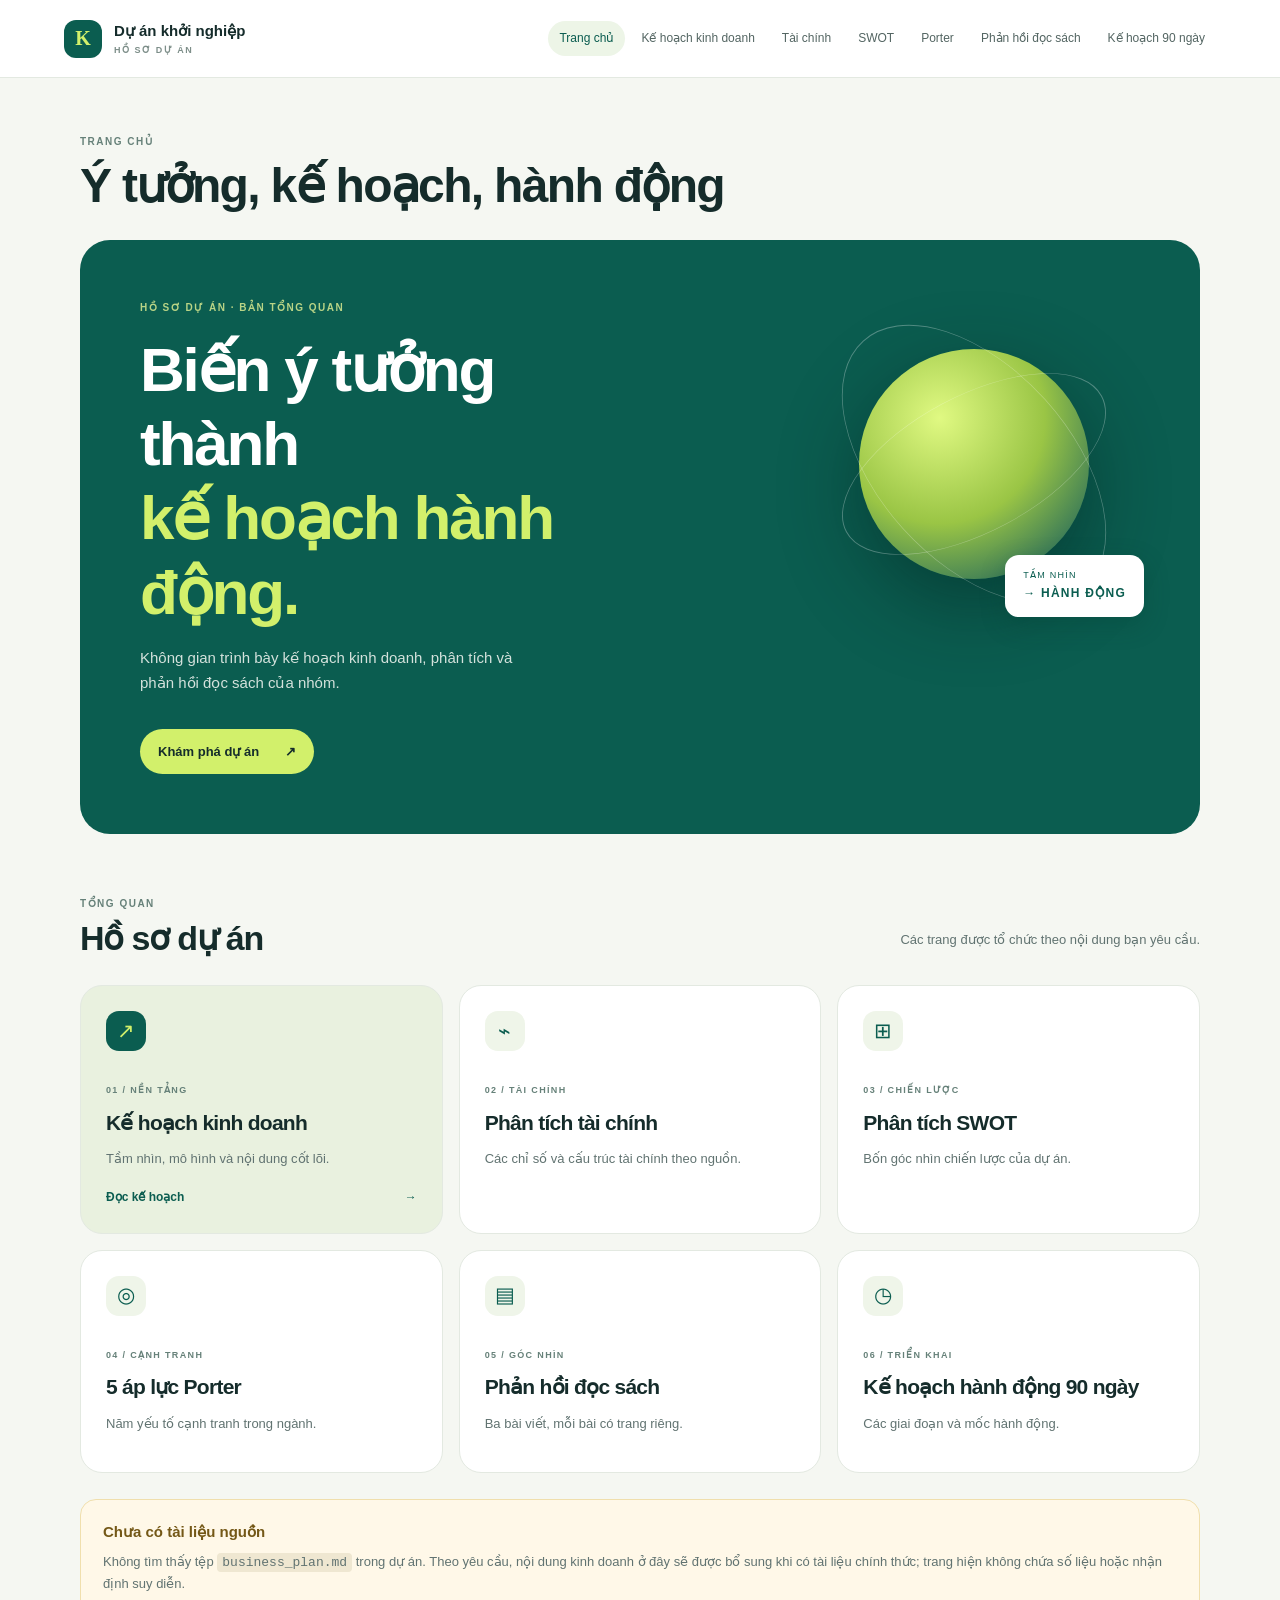
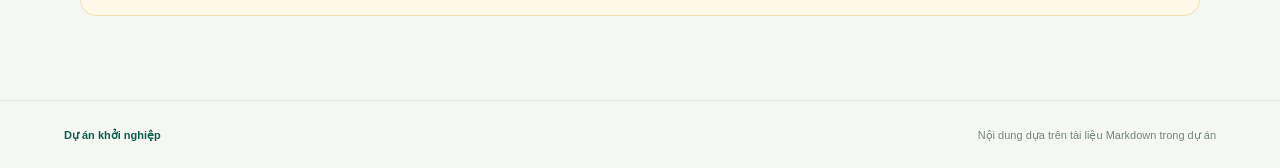
<file: index.html>
<!doctype html><html lang="vi"><head><meta charset="utf-8"><meta name="viewport" content="width=device-width,initial-scale=1"><meta name="description" content="Tổng quan hồ sơ dự án khởi nghiệp."><title>Ý tưởng, kế hoạch, hành động · Khởi nghiệp</title><link rel="stylesheet" href="style.css"></head><body><header class="topbar"><a class="brand" href="index.html"><span class="brand-mark">K</span><span>Dự án khởi nghiệp<small>HỒ SƠ DỰ ÁN</small></span></a><nav aria-label="Điều hướng chính"><a class="active" href="index.html">Trang chủ</a><a class="" href="business-plan.html">Kế hoạch kinh doanh</a><a class="" href="financial-analysis.html">Tài chính</a><a class="" href="swot.html">SWOT</a><a class="" href="five-forces.html">Porter</a><a class="" href="reflections.html">Phản hồi đọc sách</a><a class="" href="action-plan.html">Kế hoạch 90 ngày</a></nav></header><main><div class="eyebrow">TRANG CHỦ</div><h1>Ý tưởng, kế hoạch, hành động</h1><section class="hero"><div><div class="eyebrow light">HỒ SƠ DỰ ÁN · BẢN TỔNG QUAN</div><h2>Biến ý tưởng thành<br><em>kế hoạch hành động.</em></h2><p>Không gian trình bày kế hoạch kinh doanh, phân tích và phản hồi đọc sách của nhóm.</p><a class="button" href="business-plan.html">Khám phá dự án <span>↗</span></a></div><div class="hero-art" aria-hidden="true"><div class="orb"></div><div class="orbit orbit-a"></div><div class="orbit orbit-b"></div><div class="art-label">TẦM NHÌN<br><b>→ HÀNH ĐỘNG</b></div></div></section><section class="section-head"><div><div class="eyebrow">TỔNG QUAN</div><h2>Hồ sơ dự án</h2></div><p>Các trang được tổ chức theo nội dung bạn yêu cầu.</p></section><div class="grid tiles"><a class="tile tile-feature" href="business-plan.html"><span class="tile-icon">↗</span><span class="tile-kicker">01 / NỀN TẢNG</span><h3>Kế hoạch kinh doanh</h3><p>Tầm nhìn, mô hình và nội dung cốt lõi.</p><b>Đọc kế hoạch <span>→</span></b></a><a class="tile" href="financial-analysis.html"><span class="tile-icon">⌁</span><span class="tile-kicker">02 / TÀI CHÍNH</span><h3>Phân tích tài chính</h3><p>Các chỉ số và cấu trúc tài chính theo nguồn.</p></a><a class="tile" href="swot.html"><span class="tile-icon">⊞</span><span class="tile-kicker">03 / CHIẾN LƯỢC</span><h3>Phân tích SWOT</h3><p>Bốn góc nhìn chiến lược của dự án.</p></a><a class="tile" href="five-forces.html"><span class="tile-icon">◎</span><span class="tile-kicker">04 / CẠNH TRANH</span><h3>5 áp lực Porter</h3><p>Năm yếu tố cạnh tranh trong ngành.</p></a><a class="tile" href="reflections.html"><span class="tile-icon">▤</span><span class="tile-kicker">05 / GÓC NHÌN</span><h3>Phản hồi đọc sách</h3><p>Ba bài viết, mỗi bài có trang riêng.</p></a><a class="tile" href="action-plan.html"><span class="tile-icon">◷</span><span class="tile-kicker">06 / TRIỂN KHAI</span><h3>Kế hoạch hành động 90 ngày</h3><p>Các giai đoạn và mốc hành động.</p></a></div><aside class="notice"><strong>Chưa có tài liệu nguồn</strong><p>Không tìm thấy tệp <code>business_plan.md</code> trong dự án. Theo yêu cầu, nội dung kinh doanh ở đây sẽ được bổ sung khi có tài liệu chính thức; trang hiện không chứa số liệu hoặc nhận định suy diễn.</p></aside></main><footer><a href="index.html">Dự án khởi nghiệp</a><span>Nội dung dựa trên tài liệu Markdown trong dự án</span></footer></body></html>
</file>
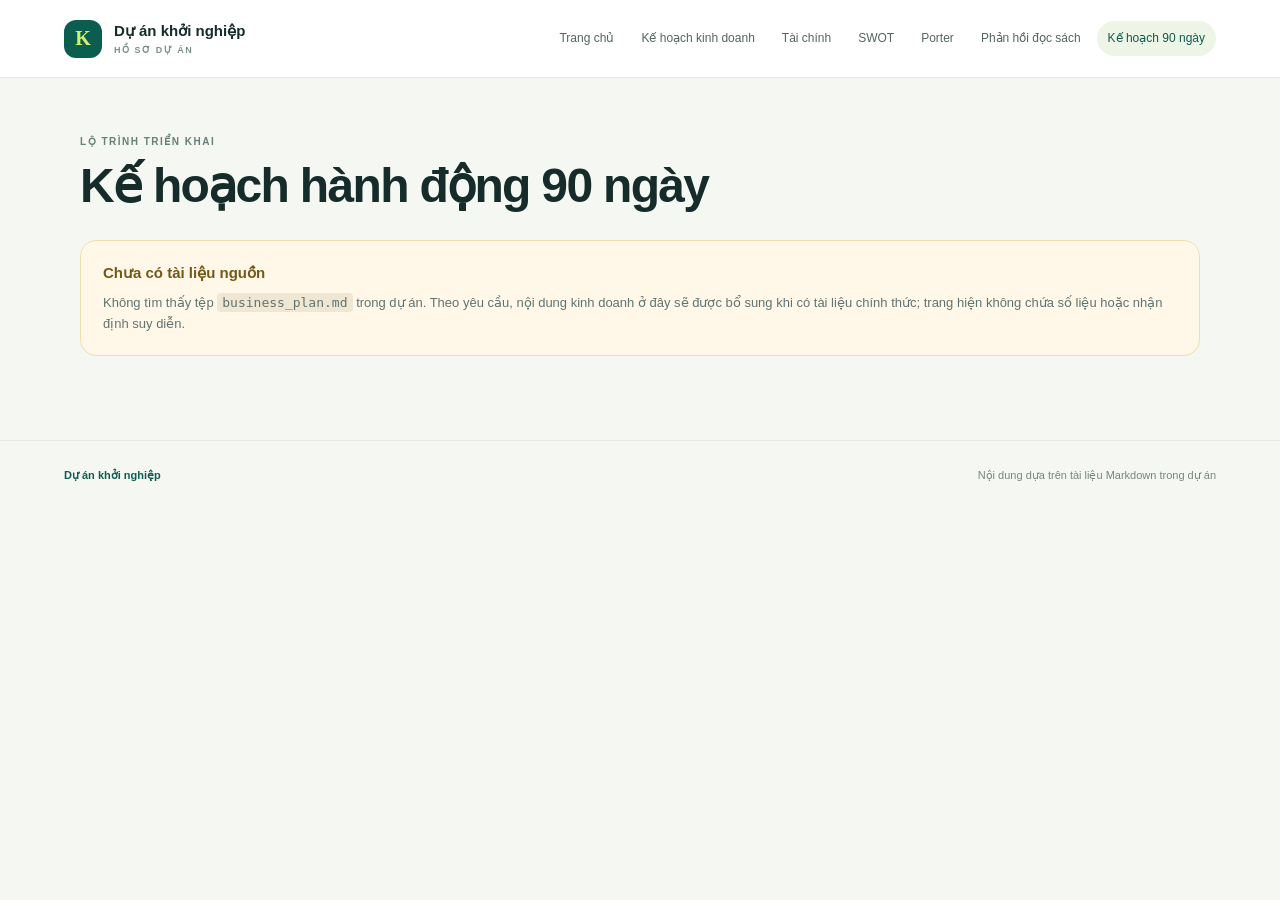
<file: action-plan.html>
<!doctype html><html lang="vi"><head><meta charset="utf-8"><meta name="viewport" content="width=device-width,initial-scale=1"><meta name="description" content="Các giai đoạn và mốc hành động có trong tài liệu nguồn."><title>Kế hoạch hành động 90 ngày · Khởi nghiệp</title><link rel="stylesheet" href="style.css"></head><body><header class="topbar"><a class="brand" href="index.html"><span class="brand-mark">K</span><span>Dự án khởi nghiệp<small>HỒ SƠ DỰ ÁN</small></span></a><nav aria-label="Điều hướng chính"><a class="" href="index.html">Trang chủ</a><a class="" href="business-plan.html">Kế hoạch kinh doanh</a><a class="" href="financial-analysis.html">Tài chính</a><a class="" href="swot.html">SWOT</a><a class="" href="five-forces.html">Porter</a><a class="" href="reflections.html">Phản hồi đọc sách</a><a class="active" href="action-plan.html">Kế hoạch 90 ngày</a></nav></header><main><div class="eyebrow">LỘ TRÌNH TRIỂN KHAI</div><h1>Kế hoạch hành động 90 ngày</h1><aside class="notice"><strong>Chưa có tài liệu nguồn</strong><p>Không tìm thấy tệp <code>business_plan.md</code> trong dự án. Theo yêu cầu, nội dung kinh doanh ở đây sẽ được bổ sung khi có tài liệu chính thức; trang hiện không chứa số liệu hoặc nhận định suy diễn.</p></aside></main><footer><a href="index.html">Dự án khởi nghiệp</a><span>Nội dung dựa trên tài liệu Markdown trong dự án</span></footer></body></html>
</file>
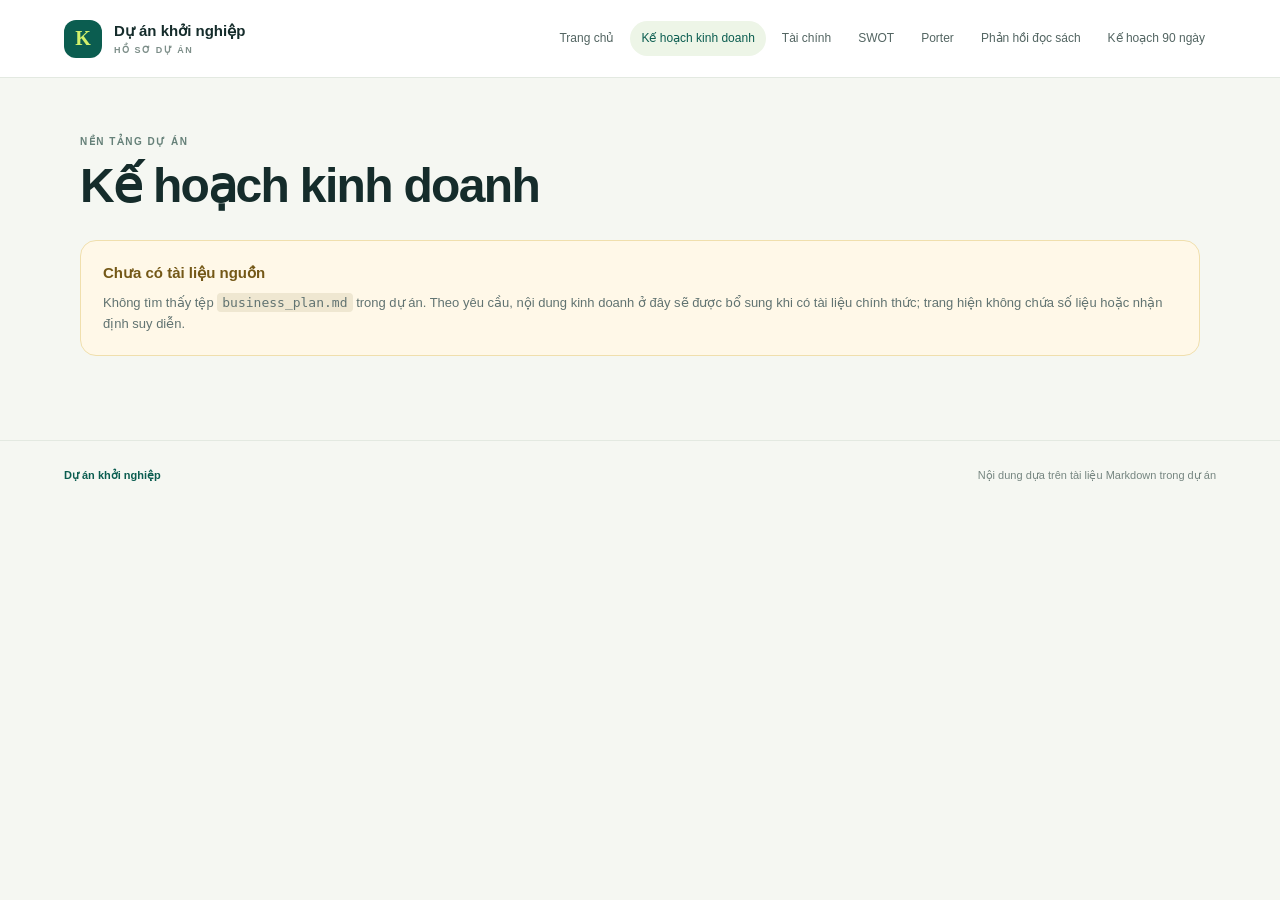
<file: business-plan.html>
<!doctype html><html lang="vi"><head><meta charset="utf-8"><meta name="viewport" content="width=device-width,initial-scale=1"><meta name="description" content="Nội dung chính thức về ý tưởng và mô hình kinh doanh."><title>Kế hoạch kinh doanh · Khởi nghiệp</title><link rel="stylesheet" href="style.css"></head><body><header class="topbar"><a class="brand" href="index.html"><span class="brand-mark">K</span><span>Dự án khởi nghiệp<small>HỒ SƠ DỰ ÁN</small></span></a><nav aria-label="Điều hướng chính"><a class="" href="index.html">Trang chủ</a><a class="active" href="business-plan.html">Kế hoạch kinh doanh</a><a class="" href="financial-analysis.html">Tài chính</a><a class="" href="swot.html">SWOT</a><a class="" href="five-forces.html">Porter</a><a class="" href="reflections.html">Phản hồi đọc sách</a><a class="" href="action-plan.html">Kế hoạch 90 ngày</a></nav></header><main><div class="eyebrow">NỀN TẢNG DỰ ÁN</div><h1>Kế hoạch kinh doanh</h1><aside class="notice"><strong>Chưa có tài liệu nguồn</strong><p>Không tìm thấy tệp <code>business_plan.md</code> trong dự án. Theo yêu cầu, nội dung kinh doanh ở đây sẽ được bổ sung khi có tài liệu chính thức; trang hiện không chứa số liệu hoặc nhận định suy diễn.</p></aside></main><footer><a href="index.html">Dự án khởi nghiệp</a><span>Nội dung dựa trên tài liệu Markdown trong dự án</span></footer></body></html>
</file>
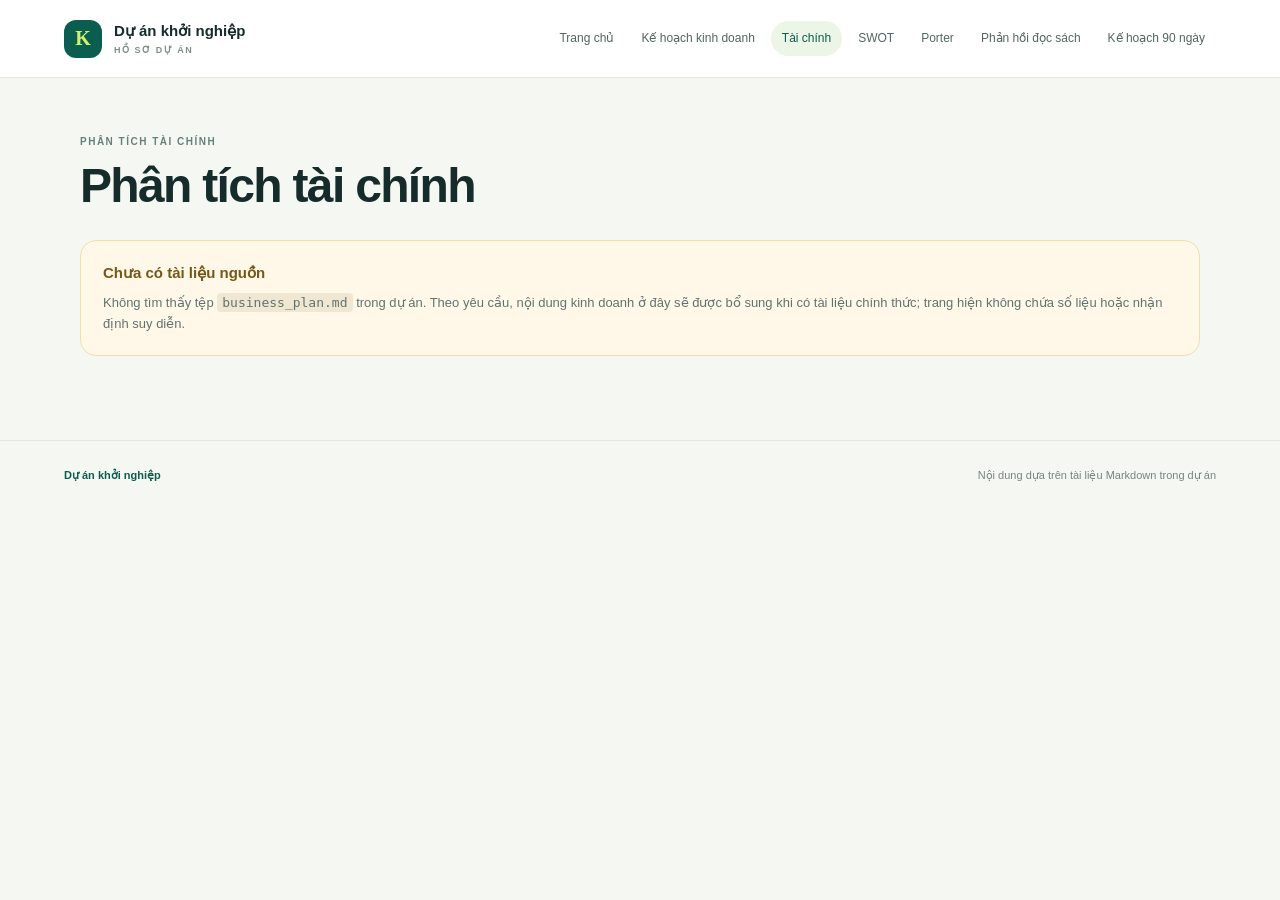
<file: financial-analysis.html>
<!doctype html><html lang="vi"><head><meta charset="utf-8"><meta name="viewport" content="width=device-width,initial-scale=1"><meta name="description" content="Các chỉ số tài chính theo tài liệu kinh doanh."><title>Phân tích tài chính · Khởi nghiệp</title><link rel="stylesheet" href="style.css"></head><body><header class="topbar"><a class="brand" href="index.html"><span class="brand-mark">K</span><span>Dự án khởi nghiệp<small>HỒ SƠ DỰ ÁN</small></span></a><nav aria-label="Điều hướng chính"><a class="" href="index.html">Trang chủ</a><a class="" href="business-plan.html">Kế hoạch kinh doanh</a><a class="active" href="financial-analysis.html">Tài chính</a><a class="" href="swot.html">SWOT</a><a class="" href="five-forces.html">Porter</a><a class="" href="reflections.html">Phản hồi đọc sách</a><a class="" href="action-plan.html">Kế hoạch 90 ngày</a></nav></header><main><div class="eyebrow">PHÂN TÍCH TÀI CHÍNH</div><h1>Phân tích tài chính</h1><aside class="notice"><strong>Chưa có tài liệu nguồn</strong><p>Không tìm thấy tệp <code>business_plan.md</code> trong dự án. Theo yêu cầu, nội dung kinh doanh ở đây sẽ được bổ sung khi có tài liệu chính thức; trang hiện không chứa số liệu hoặc nhận định suy diễn.</p></aside></main><footer><a href="index.html">Dự án khởi nghiệp</a><span>Nội dung dựa trên tài liệu Markdown trong dự án</span></footer></body></html>
</file>
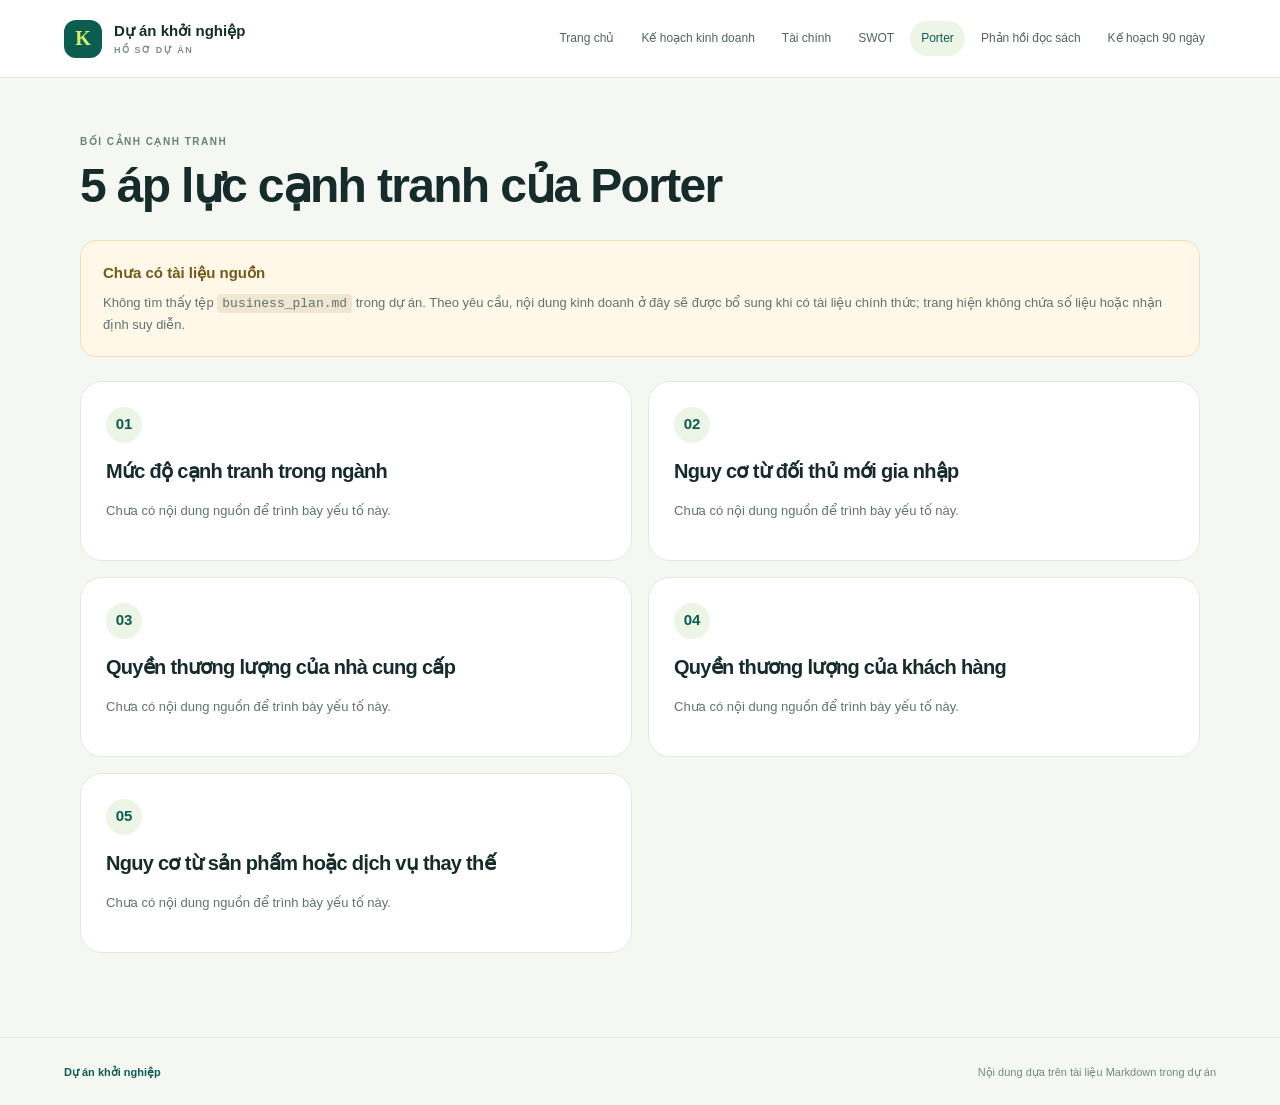
<file: five-forces.html>
<!doctype html><html lang="vi"><head><meta charset="utf-8"><meta name="viewport" content="width=device-width,initial-scale=1"><meta name="description" content="Năm yếu tố theo nội dung trong business_plan.md."><title>5 áp lực cạnh tranh của Porter · Khởi nghiệp</title><link rel="stylesheet" href="style.css"></head><body><header class="topbar"><a class="brand" href="index.html"><span class="brand-mark">K</span><span>Dự án khởi nghiệp<small>HỒ SƠ DỰ ÁN</small></span></a><nav aria-label="Điều hướng chính"><a class="" href="index.html">Trang chủ</a><a class="" href="business-plan.html">Kế hoạch kinh doanh</a><a class="" href="financial-analysis.html">Tài chính</a><a class="" href="swot.html">SWOT</a><a class="active" href="five-forces.html">Porter</a><a class="" href="reflections.html">Phản hồi đọc sách</a><a class="" href="action-plan.html">Kế hoạch 90 ngày</a></nav></header><main><div class="eyebrow">BỐI CẢNH CẠNH TRANH</div><h1>5 áp lực cạnh tranh của Porter</h1><aside class="notice"><strong>Chưa có tài liệu nguồn</strong><p>Không tìm thấy tệp <code>business_plan.md</code> trong dự án. Theo yêu cầu, nội dung kinh doanh ở đây sẽ được bổ sung khi có tài liệu chính thức; trang hiện không chứa số liệu hoặc nhận định suy diễn.</p></aside><div class="grid force-grid"><article class="force-card"><span class="force-num">01</span><h2>Mức độ cạnh tranh trong ngành</h2><p>Chưa có nội dung nguồn để trình bày yếu tố này.</p></article><article class="force-card"><span class="force-num">02</span><h2>Nguy cơ từ đối thủ mới gia nhập</h2><p>Chưa có nội dung nguồn để trình bày yếu tố này.</p></article><article class="force-card"><span class="force-num">03</span><h2>Quyền thương lượng của nhà cung cấp</h2><p>Chưa có nội dung nguồn để trình bày yếu tố này.</p></article><article class="force-card"><span class="force-num">04</span><h2>Quyền thương lượng của khách hàng</h2><p>Chưa có nội dung nguồn để trình bày yếu tố này.</p></article><article class="force-card"><span class="force-num">05</span><h2>Nguy cơ từ sản phẩm hoặc dịch vụ thay thế</h2><p>Chưa có nội dung nguồn để trình bày yếu tố này.</p></article></div></main><footer><a href="index.html">Dự án khởi nghiệp</a><span>Nội dung dựa trên tài liệu Markdown trong dự án</span></footer></body></html>
</file>
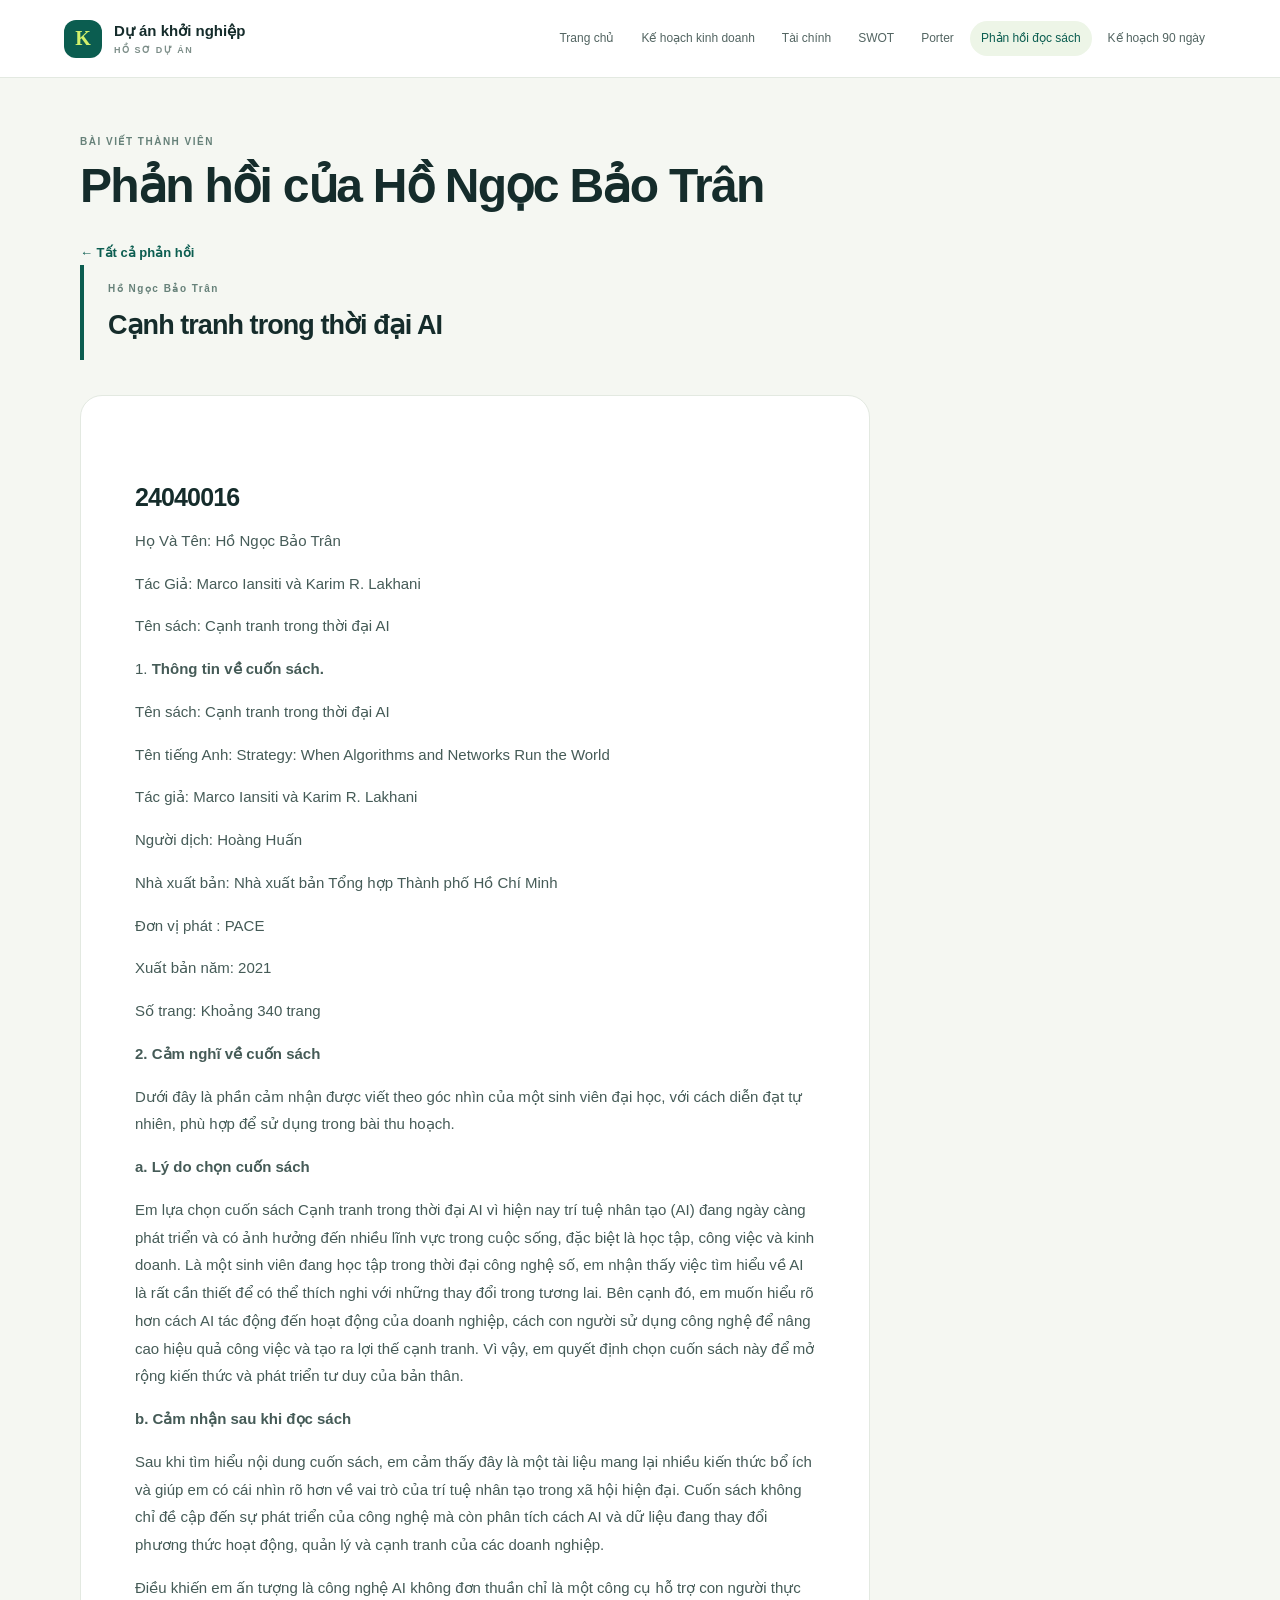
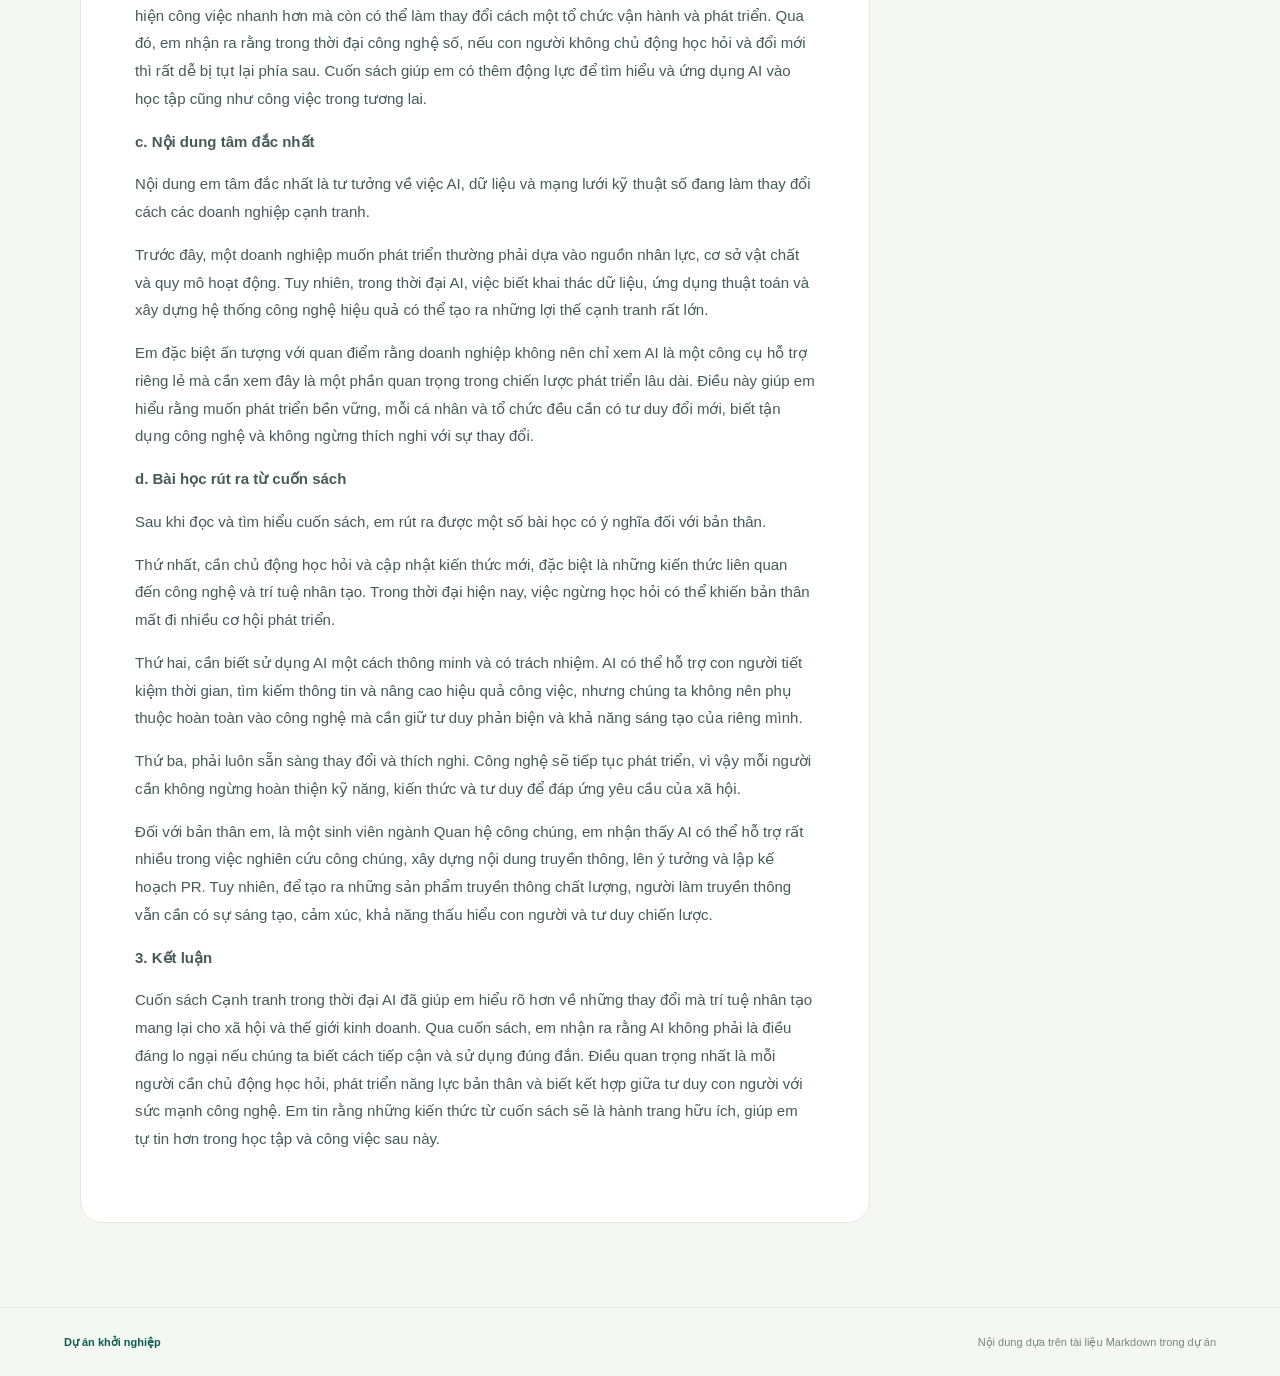
<file: reflection-bao-tran.html>
<!doctype html><html lang="vi"><head><meta charset="utf-8"><meta name="viewport" content="width=device-width,initial-scale=1"><meta name="description" content="Cạnh tranh trong thời đại AI"><title>Phản hồi của Hồ Ngọc Bảo Trân · Khởi nghiệp</title><link rel="stylesheet" href="style.css"></head><body><header class="topbar"><a class="brand" href="index.html"><span class="brand-mark">K</span><span>Dự án khởi nghiệp<small>HỒ SƠ DỰ ÁN</small></span></a><nav aria-label="Điều hướng chính"><a class="" href="index.html">Trang chủ</a><a class="" href="business-plan.html">Kế hoạch kinh doanh</a><a class="" href="financial-analysis.html">Tài chính</a><a class="" href="swot.html">SWOT</a><a class="" href="five-forces.html">Porter</a><a class="active" href="reflections.html">Phản hồi đọc sách</a><a class="" href="action-plan.html">Kế hoạch 90 ngày</a></nav></header><main><div class="eyebrow">BÀI VIẾT THÀNH VIÊN</div><h1>Phản hồi của Hồ Ngọc Bảo Trân</h1><a class="back-link" href="reflections.html">← Tất cả phản hồi</a><section class="article-head"><span class="tag">Hồ Ngọc Bảo Trân</span><h2>Cạnh tranh trong thời đại AI</h2></section><article class="prose"><h2>24040016</h2>
<p>Họ Và Tên: Hồ Ngọc Bảo Trân</p>
<p>Tác Giả: Marco Iansiti và Karim R. Lakhani</p>
<p>Tên sách: Cạnh tranh trong thời đại AI</p>
<p>1. <strong>Thông tin về cuốn sách.</strong></p>
<p>Tên sách: Cạnh tranh trong thời đại AI</p>
<p>Tên tiếng Anh: Strategy: When Algorithms and Networks Run the World</p>
<p>Tác giả: Marco Iansiti và Karim R. Lakhani</p>
<p>Người dịch: Hoàng Huấn</p>
<p>Nhà xuất bản: Nhà xuất bản Tổng hợp Thành phố Hồ Chí Minh</p>
<p>Đơn vị phát : PACE</p>
<p>Xuất bản năm: 2021</p>
<p>Số trang: Khoảng 340 trang</p>
<p><strong>2. Cảm nghĩ về cuốn sách</strong></p>
<p>Dưới đây là phần cảm nhận được viết theo góc nhìn của một sinh viên đại học, với cách diễn đạt tự nhiên, phù hợp để sử dụng trong bài thu hoạch.</p>
<p><strong>a. Lý do chọn cuốn sách</strong></p>
<p>Em lựa chọn cuốn sách Cạnh tranh trong thời đại AI vì hiện nay trí tuệ nhân tạo (AI) đang ngày càng phát triển và có ảnh hưởng đến nhiều lĩnh vực trong cuộc sống, đặc biệt là học tập, công việc và kinh doanh. Là một sinh viên đang học tập trong thời đại công nghệ số, em nhận thấy việc tìm hiểu về AI là rất cần thiết để có thể thích nghi với những thay đổi trong tương lai. Bên cạnh đó, em muốn hiểu rõ hơn cách AI tác động đến hoạt động của doanh nghiệp, cách con người sử dụng công nghệ để nâng cao hiệu quả công việc và tạo ra lợi thế cạnh tranh. Vì vậy, em quyết định chọn cuốn sách này để mở rộng kiến thức và phát triển tư duy của bản thân.</p>
<p><strong>b. Cảm nhận sau khi đọc sách</strong></p>
<p>Sau khi tìm hiểu nội dung cuốn sách, em cảm thấy đây là một tài liệu mang lại nhiều kiến thức bổ ích và giúp em có cái nhìn rõ hơn về vai trò của trí tuệ nhân tạo trong xã hội hiện đại. Cuốn sách không chỉ đề cập đến sự phát triển của công nghệ mà còn phân tích cách AI và dữ liệu đang thay đổi phương thức hoạt động, quản lý và cạnh tranh của các doanh nghiệp.</p>
<p>Điều khiến em ấn tượng là công nghệ AI không đơn thuần chỉ là một công cụ hỗ trợ con người thực hiện công việc nhanh hơn mà còn có thể làm thay đổi cách một tổ chức vận hành và phát triển. Qua đó, em nhận ra rằng trong thời đại công nghệ số, nếu con người không chủ động học hỏi và đổi mới thì rất dễ bị tụt lại phía sau. Cuốn sách giúp em có thêm động lực để tìm hiểu và ứng dụng AI vào học tập cũng như công việc trong tương lai.</p>
<p><strong>c. Nội dung tâm đắc nhất</strong></p>
<p>Nội dung em tâm đắc nhất là tư tưởng về việc AI, dữ liệu và mạng lưới kỹ thuật số đang làm thay đổi cách các doanh nghiệp cạnh tranh.</p>
<p>Trước đây, một doanh nghiệp muốn phát triển thường phải dựa vào nguồn nhân lực, cơ sở vật chất và quy mô hoạt động. Tuy nhiên, trong thời đại AI, việc biết khai thác dữ liệu, ứng dụng thuật toán và xây dựng hệ thống công nghệ hiệu quả có thể tạo ra những lợi thế cạnh tranh rất lớn.</p>
<p>Em đặc biệt ấn tượng với quan điểm rằng doanh nghiệp không nên chỉ xem AI là một công cụ hỗ trợ riêng lẻ mà cần xem đây là một phần quan trọng trong chiến lược phát triển lâu dài. Điều này giúp em hiểu rằng muốn phát triển bền vững, mỗi cá nhân và tổ chức đều cần có tư duy đổi mới, biết tận dụng công nghệ và không ngừng thích nghi với sự thay đổi.</p>
<p><strong>d. Bài học rút ra từ cuốn sách</strong></p>
<p>Sau khi đọc và tìm hiểu cuốn sách, em rút ra được một số bài học có ý nghĩa đối với bản thân.</p>
<p>Thứ nhất, cần chủ động học hỏi và cập nhật kiến thức mới, đặc biệt là những kiến thức liên quan đến công nghệ và trí tuệ nhân tạo. Trong thời đại hiện nay, việc ngừng học hỏi có thể khiến bản thân mất đi nhiều cơ hội phát triển.</p>
<p>Thứ hai, cần biết sử dụng AI một cách thông minh và có trách nhiệm. AI có thể hỗ trợ con người tiết kiệm thời gian, tìm kiếm thông tin và nâng cao hiệu quả công việc, nhưng chúng ta không nên phụ thuộc hoàn toàn vào công nghệ mà cần giữ tư duy phản biện và khả năng sáng tạo của riêng mình.</p>
<p>Thứ ba, phải luôn sẵn sàng thay đổi và thích nghi. Công nghệ sẽ tiếp tục phát triển, vì vậy mỗi người cần không ngừng hoàn thiện kỹ năng, kiến thức và tư duy để đáp ứng yêu cầu của xã hội.</p>
<p>Đối với bản thân em, là một sinh viên ngành Quan hệ công chúng, em nhận thấy AI có thể hỗ trợ rất nhiều trong việc nghiên cứu công chúng, xây dựng nội dung truyền thông, lên ý tưởng và lập kế hoạch PR. Tuy nhiên, để tạo ra những sản phẩm truyền thông chất lượng, người làm truyền thông vẫn cần có sự sáng tạo, cảm xúc, khả năng thấu hiểu con người và tư duy chiến lược.</p>
<p><strong>3. Kết luận</strong></p>
<p>Cuốn sách Cạnh tranh trong thời đại AI đã giúp em hiểu rõ hơn về những thay đổi mà trí tuệ nhân tạo mang lại cho xã hội và thế giới kinh doanh. Qua cuốn sách, em nhận ra rằng AI không phải là điều đáng lo ngại nếu chúng ta biết cách tiếp cận và sử dụng đúng đắn. Điều quan trọng nhất là mỗi người cần chủ động học hỏi, phát triển năng lực bản thân và biết kết hợp giữa tư duy con người với sức mạnh công nghệ. Em tin rằng những kiến thức từ cuốn sách sẽ là hành trang hữu ích, giúp em tự tin hơn trong học tập và công việc sau này.</p></article></main><footer><a href="index.html">Dự án khởi nghiệp</a><span>Nội dung dựa trên tài liệu Markdown trong dự án</span></footer></body></html>
</file>
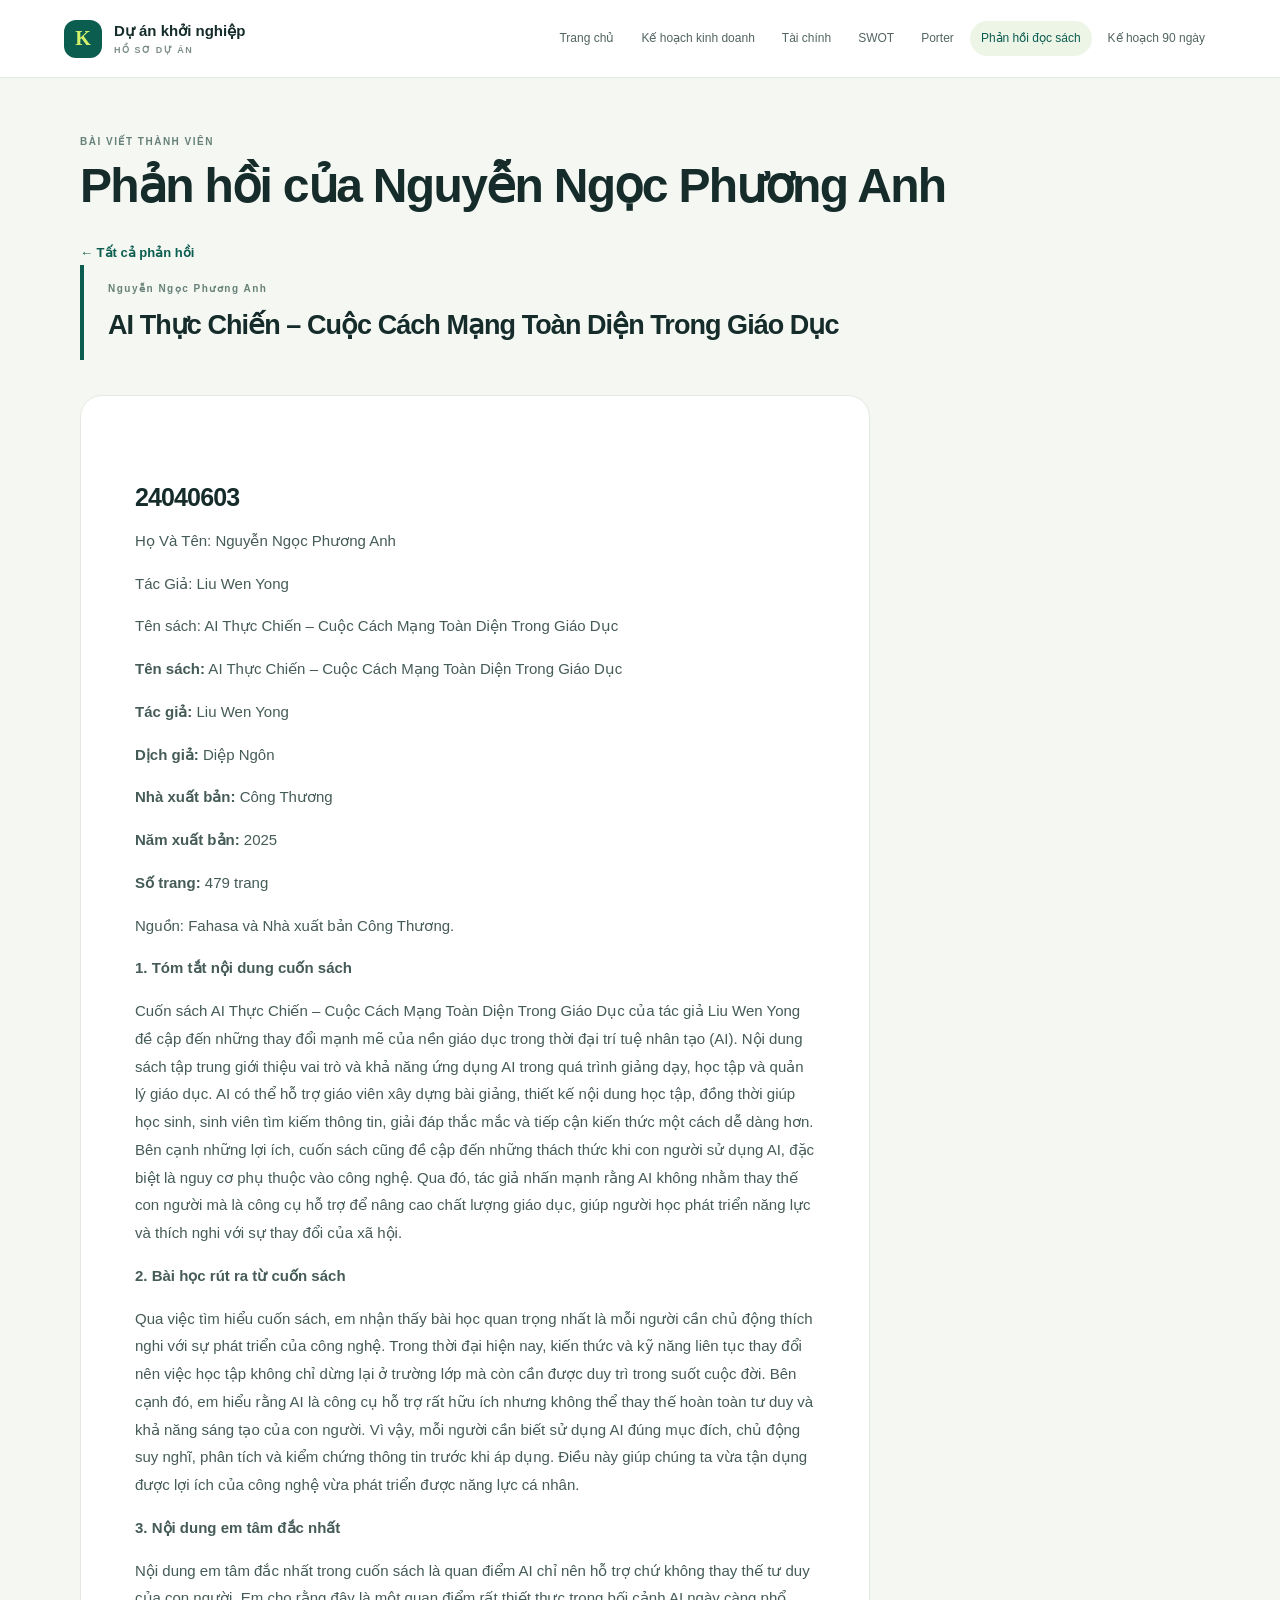
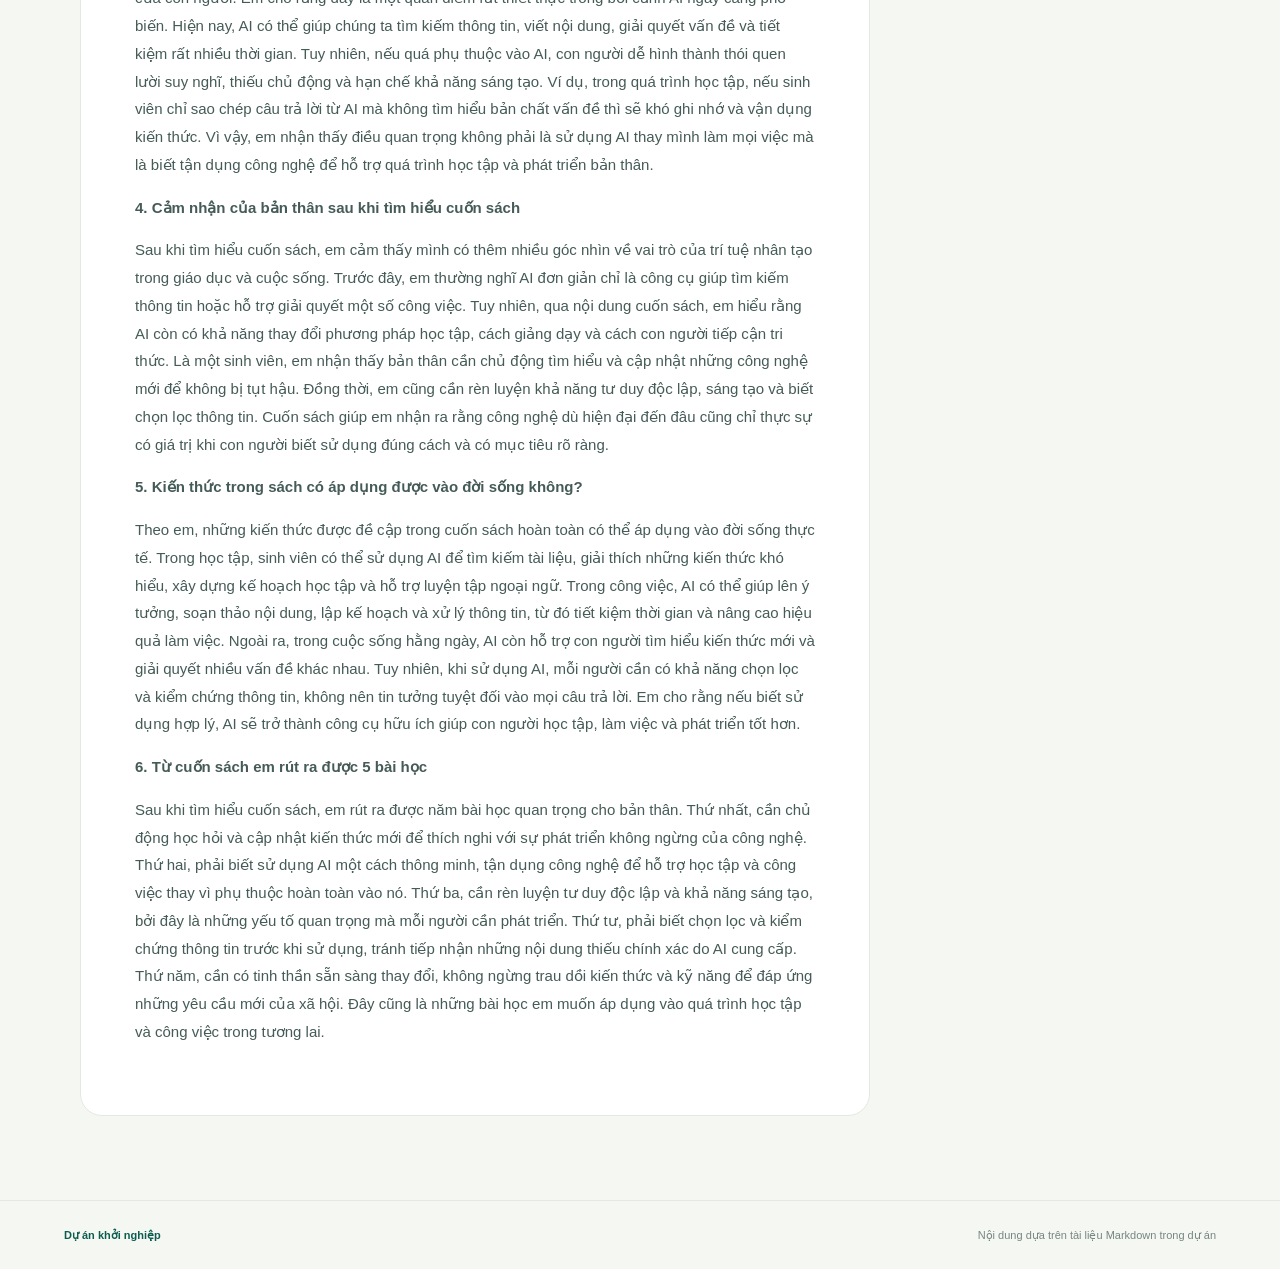
<file: reflection-phuong-anh.html>
<!doctype html><html lang="vi"><head><meta charset="utf-8"><meta name="viewport" content="width=device-width,initial-scale=1"><meta name="description" content="AI Thực Chiến – Cuộc Cách Mạng Toàn Diện Trong Giáo Dục"><title>Phản hồi của Nguyễn Ngọc Phương Anh · Khởi nghiệp</title><link rel="stylesheet" href="style.css"></head><body><header class="topbar"><a class="brand" href="index.html"><span class="brand-mark">K</span><span>Dự án khởi nghiệp<small>HỒ SƠ DỰ ÁN</small></span></a><nav aria-label="Điều hướng chính"><a class="" href="index.html">Trang chủ</a><a class="" href="business-plan.html">Kế hoạch kinh doanh</a><a class="" href="financial-analysis.html">Tài chính</a><a class="" href="swot.html">SWOT</a><a class="" href="five-forces.html">Porter</a><a class="active" href="reflections.html">Phản hồi đọc sách</a><a class="" href="action-plan.html">Kế hoạch 90 ngày</a></nav></header><main><div class="eyebrow">BÀI VIẾT THÀNH VIÊN</div><h1>Phản hồi của Nguyễn Ngọc Phương Anh</h1><a class="back-link" href="reflections.html">← Tất cả phản hồi</a><section class="article-head"><span class="tag">Nguyễn Ngọc Phương Anh</span><h2>AI Thực Chiến – Cuộc Cách Mạng Toàn Diện Trong Giáo Dục</h2></section><article class="prose"><h2>24040603</h2>
<p>Họ Và Tên: Nguyễn Ngọc Phương Anh</p>
<p>Tác Giả:  Liu Wen Yong</p>
<p>Tên sách:  AI Thực Chiến – Cuộc Cách Mạng Toàn Diện Trong Giáo Dục</p>
<p><strong>Tên sách:</strong> AI Thực Chiến – Cuộc Cách Mạng Toàn Diện Trong Giáo Dục</p>
<p><strong>Tác giả:</strong> Liu Wen Yong</p>
<p><strong>Dịch giả:</strong> Diệp Ngôn</p>
<p><strong>Nhà xuất bản:</strong> Công Thương</p>
<p><strong>Năm xuất bản:</strong> 2025</p>
<p><strong>Số trang:</strong> 479 trang</p>
<p>Nguồn: Fahasa và Nhà xuất bản Công Thương.</p>
<p><strong>1. Tóm tắt nội dung cuốn sách</strong></p>
<p>Cuốn sách AI Thực Chiến – Cuộc Cách Mạng Toàn Diện Trong Giáo Dục của tác giả Liu Wen Yong đề cập đến những thay đổi mạnh mẽ của nền giáo dục trong thời đại trí tuệ nhân tạo (AI). Nội dung sách tập trung giới thiệu vai trò và khả năng ứng dụng AI trong quá trình giảng dạy, học tập và quản lý giáo dục. AI có thể hỗ trợ giáo viên xây dựng bài giảng, thiết kế nội dung học tập, đồng thời giúp học sinh, sinh viên tìm kiếm thông tin, giải đáp thắc mắc và tiếp cận kiến thức một cách dễ dàng hơn. Bên cạnh những lợi ích, cuốn sách cũng đề cập đến những thách thức khi con người sử dụng AI, đặc biệt là nguy cơ phụ thuộc vào công nghệ. Qua đó, tác giả nhấn mạnh rằng AI không nhằm thay thế con người mà là công cụ hỗ trợ để nâng cao chất lượng giáo dục, giúp người học phát triển năng lực và thích nghi với sự thay đổi của xã hội.</p>
<p><strong>2. Bài học rút ra từ cuốn sách</strong></p>
<p>Qua việc tìm hiểu cuốn sách, em nhận thấy bài học quan trọng nhất là mỗi người cần chủ động thích nghi với sự phát triển của công nghệ. Trong thời đại hiện nay, kiến thức và kỹ năng liên tục thay đổi nên việc học tập không chỉ dừng lại ở trường lớp mà còn cần được duy trì trong suốt cuộc đời. Bên cạnh đó, em hiểu rằng AI là công cụ hỗ trợ rất hữu ích nhưng không thể thay thế hoàn toàn tư duy và khả năng sáng tạo của con người. Vì vậy, mỗi người cần biết sử dụng AI đúng mục đích, chủ động suy nghĩ, phân tích và kiểm chứng thông tin trước khi áp dụng. Điều này giúp chúng ta vừa tận dụng được lợi ích của công nghệ vừa phát triển được năng lực cá nhân.</p>
<p><strong>3. Nội dung em tâm đắc nhất</strong></p>
<p>Nội dung em tâm đắc nhất trong cuốn sách là quan điểm AI chỉ nên hỗ trợ chứ không thay thế tư duy của con người. Em cho rằng đây là một quan điểm rất thiết thực trong bối cảnh AI ngày càng phổ biến. Hiện nay, AI có thể giúp chúng ta tìm kiếm thông tin, viết nội dung, giải quyết vấn đề và tiết kiệm rất nhiều thời gian. Tuy nhiên, nếu quá phụ thuộc vào AI, con người dễ hình thành thói quen lười suy nghĩ, thiếu chủ động và hạn chế khả năng sáng tạo. Ví dụ, trong quá trình học tập, nếu sinh viên chỉ sao chép câu trả lời từ AI mà không tìm hiểu bản chất vấn đề thì sẽ khó ghi nhớ và vận dụng kiến thức. Vì vậy, em nhận thấy điều quan trọng không phải là sử dụng AI thay mình làm mọi việc mà là biết tận dụng công nghệ để hỗ trợ quá trình học tập và phát triển bản thân.</p>
<p><strong>4. Cảm nhận của bản thân sau khi tìm hiểu cuốn sách</strong></p>
<p>Sau khi tìm hiểu cuốn sách, em cảm thấy mình có thêm nhiều góc nhìn về vai trò của trí tuệ nhân tạo trong giáo dục và cuộc sống. Trước đây, em thường nghĩ AI đơn giản chỉ là công cụ giúp tìm kiếm thông tin hoặc hỗ trợ giải quyết một số công việc. Tuy nhiên, qua nội dung cuốn sách, em hiểu rằng AI còn có khả năng thay đổi phương pháp học tập, cách giảng dạy và cách con người tiếp cận tri thức. Là một sinh viên, em nhận thấy bản thân cần chủ động tìm hiểu và cập nhật những công nghệ mới để không bị tụt hậu. Đồng thời, em cũng cần rèn luyện khả năng tư duy độc lập, sáng tạo và biết chọn lọc thông tin. Cuốn sách giúp em nhận ra rằng công nghệ dù hiện đại đến đâu cũng chỉ thực sự có giá trị khi con người biết sử dụng đúng cách và có mục tiêu rõ ràng.</p>
<p><strong>5. Kiến thức trong sách có áp dụng được vào đời sống không?</strong></p>
<p>Theo em, những kiến thức được đề cập trong cuốn sách hoàn toàn có thể áp dụng vào đời sống thực tế. Trong học tập, sinh viên có thể sử dụng AI để tìm kiếm tài liệu, giải thích những kiến thức khó hiểu, xây dựng kế hoạch học tập và hỗ trợ luyện tập ngoại ngữ. Trong công việc, AI có thể giúp lên ý tưởng, soạn thảo nội dung, lập kế hoạch và xử lý thông tin, từ đó tiết kiệm thời gian và nâng cao hiệu quả làm việc. Ngoài ra, trong cuộc sống hằng ngày, AI còn hỗ trợ con người tìm hiểu kiến thức mới và giải quyết nhiều vấn đề khác nhau. Tuy nhiên, khi sử dụng AI, mỗi người cần có khả năng chọn lọc và kiểm chứng thông tin, không nên tin tưởng tuyệt đối vào mọi câu trả lời. Em cho rằng nếu biết sử dụng hợp lý, AI sẽ trở thành công cụ hữu ích giúp con người học tập, làm việc và phát triển tốt hơn.</p>
<p><strong>6. Từ cuốn sách em rút ra được 5 bài học</strong></p>
<p>Sau khi tìm hiểu cuốn sách, em rút ra được năm bài học quan trọng cho bản thân. Thứ nhất, cần chủ động học hỏi và cập nhật kiến thức mới để thích nghi với sự phát triển không ngừng của công nghệ. Thứ hai, phải biết sử dụng AI một cách thông minh, tận dụng công nghệ để hỗ trợ học tập và công việc thay vì phụ thuộc hoàn toàn vào nó. Thứ ba, cần rèn luyện tư duy độc lập và khả năng sáng tạo, bởi đây là những yếu tố quan trọng mà mỗi người cần phát triển. Thứ tư, phải biết chọn lọc và kiểm chứng thông tin trước khi sử dụng, tránh tiếp nhận những nội dung thiếu chính xác do AI cung cấp. Thứ năm, cần có tinh thần sẵn sàng thay đổi, không ngừng trau dồi kiến thức và kỹ năng để đáp ứng những yêu cầu mới của xã hội. Đây cũng là những bài học em muốn áp dụng vào quá trình học tập và công việc trong tương lai.</p></article></main><footer><a href="index.html">Dự án khởi nghiệp</a><span>Nội dung dựa trên tài liệu Markdown trong dự án</span></footer></body></html>
</file>
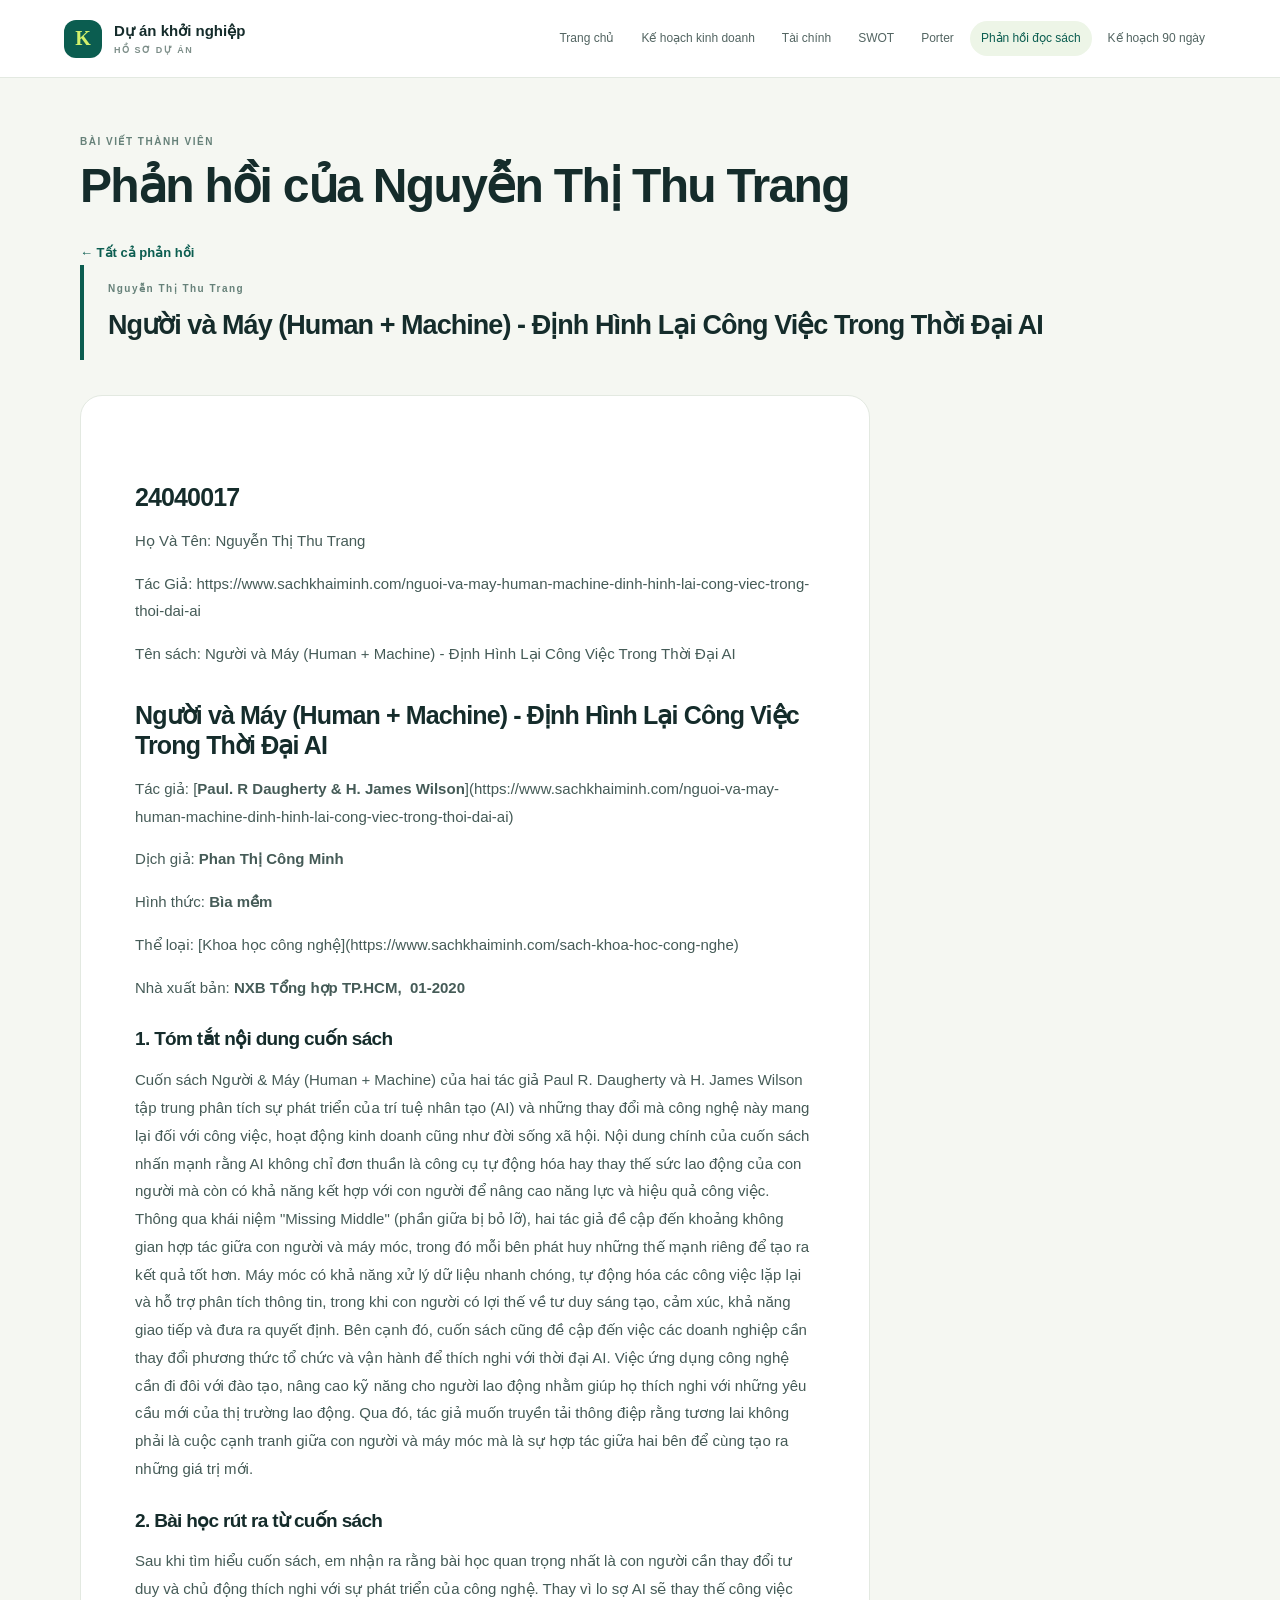
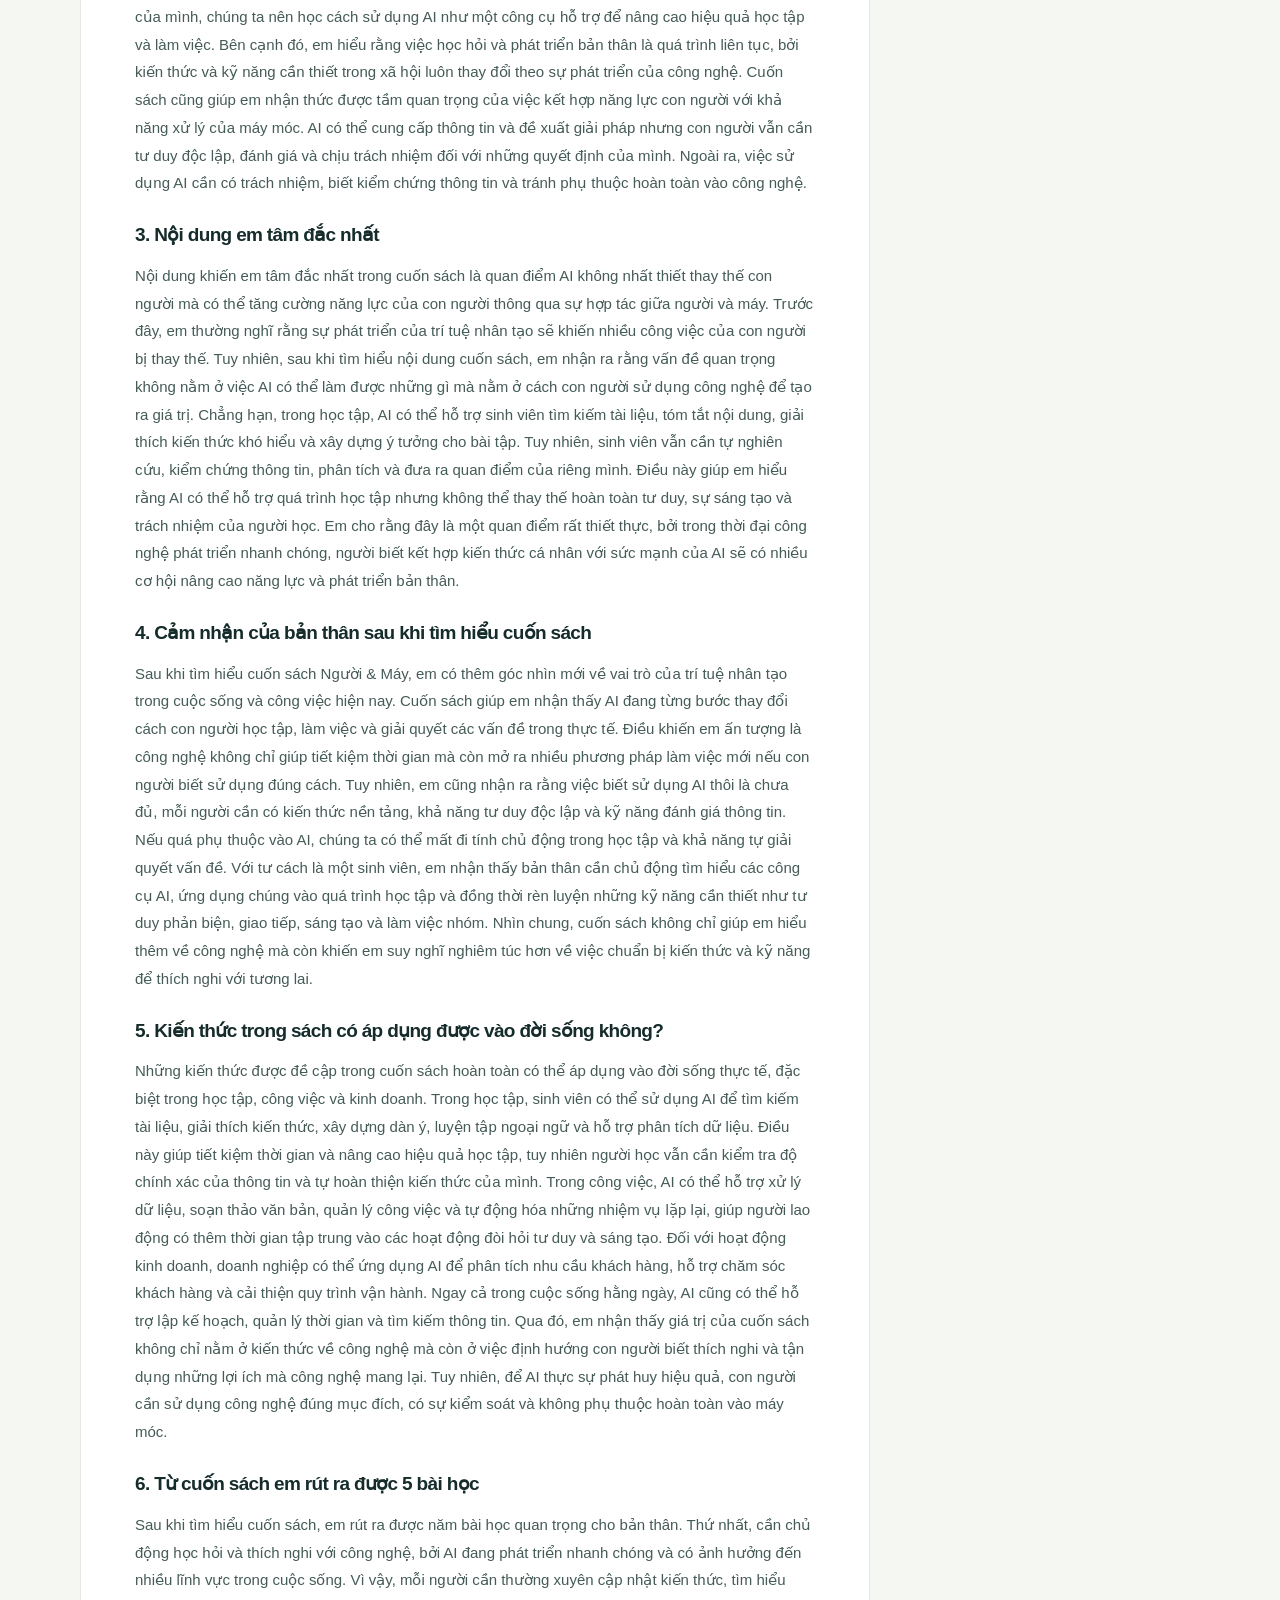
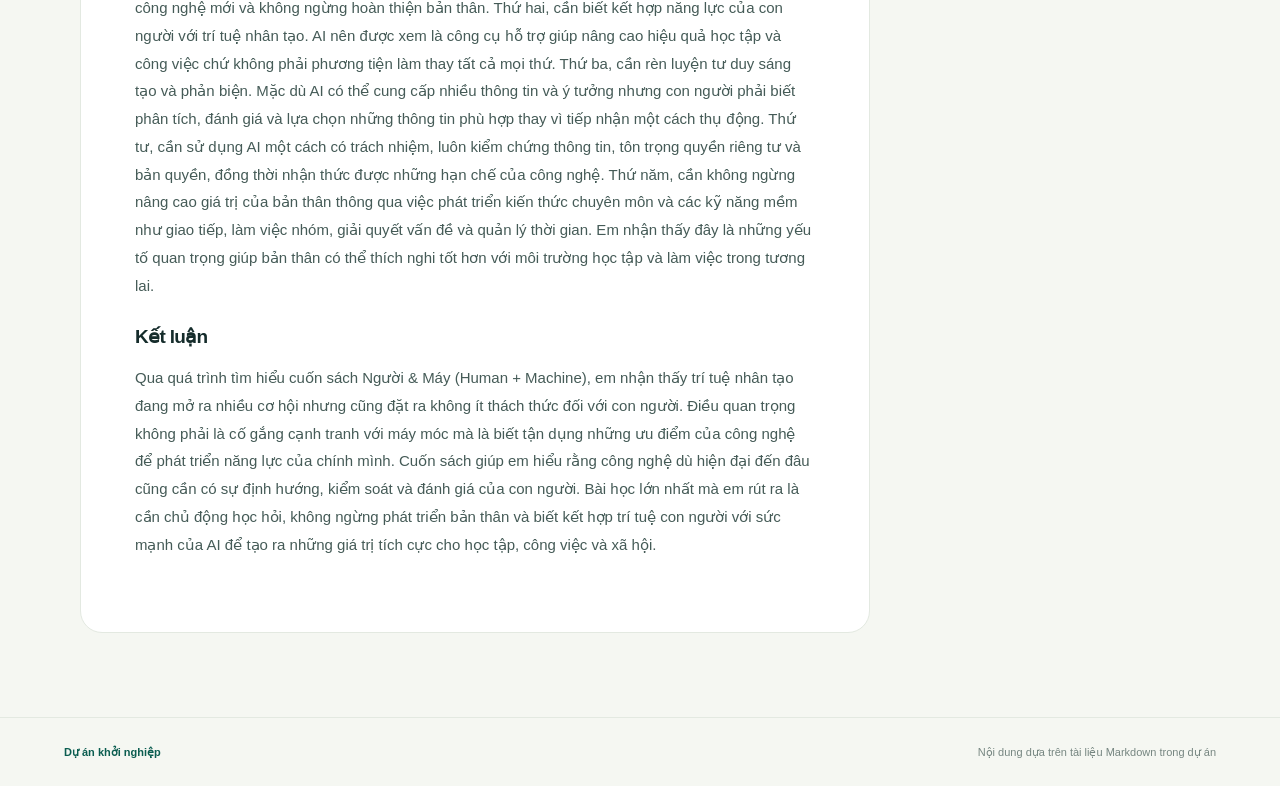
<file: reflection-thu-trang.html>
<!doctype html><html lang="vi"><head><meta charset="utf-8"><meta name="viewport" content="width=device-width,initial-scale=1"><meta name="description" content="Người và Máy (Human + Machine) - Định Hình Lại Công Việc Trong Thời Đại AI"><title>Phản hồi của Nguyễn Thị Thu Trang · Khởi nghiệp</title><link rel="stylesheet" href="style.css"></head><body><header class="topbar"><a class="brand" href="index.html"><span class="brand-mark">K</span><span>Dự án khởi nghiệp<small>HỒ SƠ DỰ ÁN</small></span></a><nav aria-label="Điều hướng chính"><a class="" href="index.html">Trang chủ</a><a class="" href="business-plan.html">Kế hoạch kinh doanh</a><a class="" href="financial-analysis.html">Tài chính</a><a class="" href="swot.html">SWOT</a><a class="" href="five-forces.html">Porter</a><a class="active" href="reflections.html">Phản hồi đọc sách</a><a class="" href="action-plan.html">Kế hoạch 90 ngày</a></nav></header><main><div class="eyebrow">BÀI VIẾT THÀNH VIÊN</div><h1>Phản hồi của Nguyễn Thị Thu Trang</h1><a class="back-link" href="reflections.html">← Tất cả phản hồi</a><section class="article-head"><span class="tag">Nguyễn Thị Thu Trang</span><h2>Người và Máy (Human + Machine) - Định Hình Lại Công Việc Trong Thời Đại AI</h2></section><article class="prose"><h2>24040017</h2>
<p>Họ Và Tên: Nguyễn Thị Thu Trang</p>
<p>Tác Giả: https://www.sachkhaiminh.com/nguoi-va-may-human-machine-dinh-hinh-lai-cong-viec-trong-thoi-dai-ai</p>
<p>Tên sách: Người và Máy (Human + Machine) - Định Hình Lại Công Việc Trong Thời Đại AI</p>
<h2><strong>Người và Máy (Human + Machine) - Định Hình Lại Công Việc Trong Thời Đại AI</strong></h2>
<p>Tác giả: [<strong>Paul. R Daugherty &amp; H. James Wilson</strong>](https://www.sachkhaiminh.com/nguoi-va-may-human-machine-dinh-hinh-lai-cong-viec-trong-thoi-dai-ai)</p>
<p>Dịch giả: <strong>Phan Thị Công Minh</strong></p>
<p>Hình thức: <strong>Bìa mềm</strong></p>
<p>Thể loại: [Khoa học công nghệ](https://www.sachkhaiminh.com/sach-khoa-hoc-cong-nghe)</p>
<p>Nhà xuất bản: <strong>NXB Tổng hợp TP.HCM,</strong>  <strong>01-2020</strong></p>
<h3>1. Tóm tắt nội dung cuốn sách</h3>
<p>Cuốn sách Người &amp; Máy (Human + Machine) của hai tác giả Paul R. Daugherty và H. James Wilson tập trung phân tích sự phát triển của trí tuệ nhân tạo (AI) và những thay đổi mà công nghệ này mang lại đối với công việc, hoạt động kinh doanh cũng như đời sống xã hội. Nội dung chính của cuốn sách nhấn mạnh rằng AI không chỉ đơn thuần là công cụ tự động hóa hay thay thế sức lao động của con người mà còn có khả năng kết hợp với con người để nâng cao năng lực và hiệu quả công việc. Thông qua khái niệm &quot;Missing Middle&quot; (phần giữa bị bỏ lỡ), hai tác giả đề cập đến khoảng không gian hợp tác giữa con người và máy móc, trong đó mỗi bên phát huy những thế mạnh riêng để tạo ra kết quả tốt hơn. Máy móc có khả năng xử lý dữ liệu nhanh chóng, tự động hóa các công việc lặp lại và hỗ trợ phân tích thông tin, trong khi con người có lợi thế về tư duy sáng tạo, cảm xúc, khả năng giao tiếp và đưa ra quyết định. Bên cạnh đó, cuốn sách cũng đề cập đến việc các doanh nghiệp cần thay đổi phương thức tổ chức và vận hành để thích nghi với thời đại AI. Việc ứng dụng công nghệ cần đi đôi với đào tạo, nâng cao kỹ năng cho người lao động nhằm giúp họ thích nghi với những yêu cầu mới của thị trường lao động. Qua đó, tác giả muốn truyền tải thông điệp rằng tương lai không phải là cuộc cạnh tranh giữa con người và máy móc mà là sự hợp tác giữa hai bên để cùng tạo ra những giá trị mới.</p>
<h3>2. Bài học rút ra từ cuốn sách</h3>
<p>Sau khi tìm hiểu cuốn sách, em nhận ra rằng bài học quan trọng nhất là con người cần thay đổi tư duy và chủ động thích nghi với sự phát triển của công nghệ. Thay vì lo sợ AI sẽ thay thế công việc của mình, chúng ta nên học cách sử dụng AI như một công cụ hỗ trợ để nâng cao hiệu quả học tập và làm việc. Bên cạnh đó, em hiểu rằng việc học hỏi và phát triển bản thân là quá trình liên tục, bởi kiến thức và kỹ năng cần thiết trong xã hội luôn thay đổi theo sự phát triển của công nghệ. Cuốn sách cũng giúp em nhận thức được tầm quan trọng của việc kết hợp năng lực con người với khả năng xử lý của máy móc. AI có thể cung cấp thông tin và đề xuất giải pháp nhưng con người vẫn cần tư duy độc lập, đánh giá và chịu trách nhiệm đối với những quyết định của mình. Ngoài ra, việc sử dụng AI cần có trách nhiệm, biết kiểm chứng thông tin và tránh phụ thuộc hoàn toàn vào công nghệ.</p>
<h3>3. Nội dung em tâm đắc nhất</h3>
<p>Nội dung khiến em tâm đắc nhất trong cuốn sách là quan điểm AI không nhất thiết thay thế con người mà có thể tăng cường năng lực của con người thông qua sự hợp tác giữa người và máy. Trước đây, em thường nghĩ rằng sự phát triển của trí tuệ nhân tạo sẽ khiến nhiều công việc của con người bị thay thế. Tuy nhiên, sau khi tìm hiểu nội dung cuốn sách, em nhận ra rằng vấn đề quan trọng không nằm ở việc AI có thể làm được những gì mà nằm ở cách con người sử dụng công nghệ để tạo ra giá trị. Chẳng hạn, trong học tập, AI có thể hỗ trợ sinh viên tìm kiếm tài liệu, tóm tắt nội dung, giải thích kiến thức khó hiểu và xây dựng ý tưởng cho bài tập. Tuy nhiên, sinh viên vẫn cần tự nghiên cứu, kiểm chứng thông tin, phân tích và đưa ra quan điểm của riêng mình. Điều này giúp em hiểu rằng AI có thể hỗ trợ quá trình học tập nhưng không thể thay thế hoàn toàn tư duy, sự sáng tạo và trách nhiệm của người học. Em cho rằng đây là một quan điểm rất thiết thực, bởi trong thời đại công nghệ phát triển nhanh chóng, người biết kết hợp kiến thức cá nhân với sức mạnh của AI sẽ có nhiều cơ hội nâng cao năng lực và phát triển bản thân.</p>
<h3>4. Cảm nhận của bản thân sau khi tìm hiểu cuốn sách</h3>
<p>Sau khi tìm hiểu cuốn sách Người &amp; Máy, em có thêm góc nhìn mới về vai trò của trí tuệ nhân tạo trong cuộc sống và công việc hiện nay. Cuốn sách giúp em nhận thấy AI đang từng bước thay đổi cách con người học tập, làm việc và giải quyết các vấn đề trong thực tế. Điều khiến em ấn tượng là công nghệ không chỉ giúp tiết kiệm thời gian mà còn mở ra nhiều phương pháp làm việc mới nếu con người biết sử dụng đúng cách. Tuy nhiên, em cũng nhận ra rằng việc biết sử dụng AI thôi là chưa đủ, mỗi người cần có kiến thức nền tảng, khả năng tư duy độc lập và kỹ năng đánh giá thông tin. Nếu quá phụ thuộc vào AI, chúng ta có thể mất đi tính chủ động trong học tập và khả năng tự giải quyết vấn đề. Với tư cách là một sinh viên, em nhận thấy bản thân cần chủ động tìm hiểu các công cụ AI, ứng dụng chúng vào quá trình học tập và đồng thời rèn luyện những kỹ năng cần thiết như tư duy phản biện, giao tiếp, sáng tạo và làm việc nhóm. Nhìn chung, cuốn sách không chỉ giúp em hiểu thêm về công nghệ mà còn khiến em suy nghĩ nghiêm túc hơn về việc chuẩn bị kiến thức và kỹ năng để thích nghi với tương lai.</p>
<h3>5. Kiến thức trong sách có áp dụng được vào đời sống không?</h3>
<p>Những kiến thức được đề cập trong cuốn sách hoàn toàn có thể áp dụng vào đời sống thực tế, đặc biệt trong học tập, công việc và kinh doanh. Trong học tập, sinh viên có thể sử dụng AI để tìm kiếm tài liệu, giải thích kiến thức, xây dựng dàn ý, luyện tập ngoại ngữ và hỗ trợ phân tích dữ liệu. Điều này giúp tiết kiệm thời gian và nâng cao hiệu quả học tập, tuy nhiên người học vẫn cần kiểm tra độ chính xác của thông tin và tự hoàn thiện kiến thức của mình. Trong công việc, AI có thể hỗ trợ xử lý dữ liệu, soạn thảo văn bản, quản lý công việc và tự động hóa những nhiệm vụ lặp lại, giúp người lao động có thêm thời gian tập trung vào các hoạt động đòi hỏi tư duy và sáng tạo. Đối với hoạt động kinh doanh, doanh nghiệp có thể ứng dụng AI để phân tích nhu cầu khách hàng, hỗ trợ chăm sóc khách hàng và cải thiện quy trình vận hành. Ngay cả trong cuộc sống hằng ngày, AI cũng có thể hỗ trợ lập kế hoạch, quản lý thời gian và tìm kiếm thông tin. Qua đó, em nhận thấy giá trị của cuốn sách không chỉ nằm ở kiến thức về công nghệ mà còn ở việc định hướng con người biết thích nghi và tận dụng những lợi ích mà công nghệ mang lại. Tuy nhiên, để AI thực sự phát huy hiệu quả, con người cần sử dụng công nghệ đúng mục đích, có sự kiểm soát và không phụ thuộc hoàn toàn vào máy móc.</p>
<h3>6. Từ cuốn sách em rút ra được 5 bài học</h3>
<p>Sau khi tìm hiểu cuốn sách, em rút ra được năm bài học quan trọng cho bản thân. Thứ nhất, cần chủ động học hỏi và thích nghi với công nghệ, bởi AI đang phát triển nhanh chóng và có ảnh hưởng đến nhiều lĩnh vực trong cuộc sống. Vì vậy, mỗi người cần thường xuyên cập nhật kiến thức, tìm hiểu công nghệ mới và không ngừng hoàn thiện bản thân. Thứ hai, cần biết kết hợp năng lực của con người với trí tuệ nhân tạo. AI nên được xem là công cụ hỗ trợ giúp nâng cao hiệu quả học tập và công việc chứ không phải phương tiện làm thay tất cả mọi thứ. Thứ ba, cần rèn luyện tư duy sáng tạo và phản biện. Mặc dù AI có thể cung cấp nhiều thông tin và ý tưởng nhưng con người phải biết phân tích, đánh giá và lựa chọn những thông tin phù hợp thay vì tiếp nhận một cách thụ động. Thứ tư, cần sử dụng AI một cách có trách nhiệm, luôn kiểm chứng thông tin, tôn trọng quyền riêng tư và bản quyền, đồng thời nhận thức được những hạn chế của công nghệ. Thứ năm, cần không ngừng nâng cao giá trị của bản thân thông qua việc phát triển kiến thức chuyên môn và các kỹ năng mềm như giao tiếp, làm việc nhóm, giải quyết vấn đề và quản lý thời gian. Em nhận thấy đây là những yếu tố quan trọng giúp bản thân có thể thích nghi tốt hơn với môi trường học tập và làm việc trong tương lai.</p>
<h3>Kết luận</h3>
<p>Qua quá trình tìm hiểu cuốn sách Người &amp; Máy (Human + Machine), em nhận thấy trí tuệ nhân tạo đang mở ra nhiều cơ hội nhưng cũng đặt ra không ít thách thức đối với con người. Điều quan trọng không phải là cố gắng cạnh tranh với máy móc mà là biết tận dụng những ưu điểm của công nghệ để phát triển năng lực của chính mình. Cuốn sách giúp em hiểu rằng công nghệ dù hiện đại đến đâu cũng cần có sự định hướng, kiểm soát và đánh giá của con người. Bài học lớn nhất mà em rút ra là cần chủ động học hỏi, không ngừng phát triển bản thân và biết kết hợp trí tuệ con người với sức mạnh của AI để tạo ra những giá trị tích cực cho học tập, công việc và xã hội.</p>
<h4></h4></article></main><footer><a href="index.html">Dự án khởi nghiệp</a><span>Nội dung dựa trên tài liệu Markdown trong dự án</span></footer></body></html>
</file>
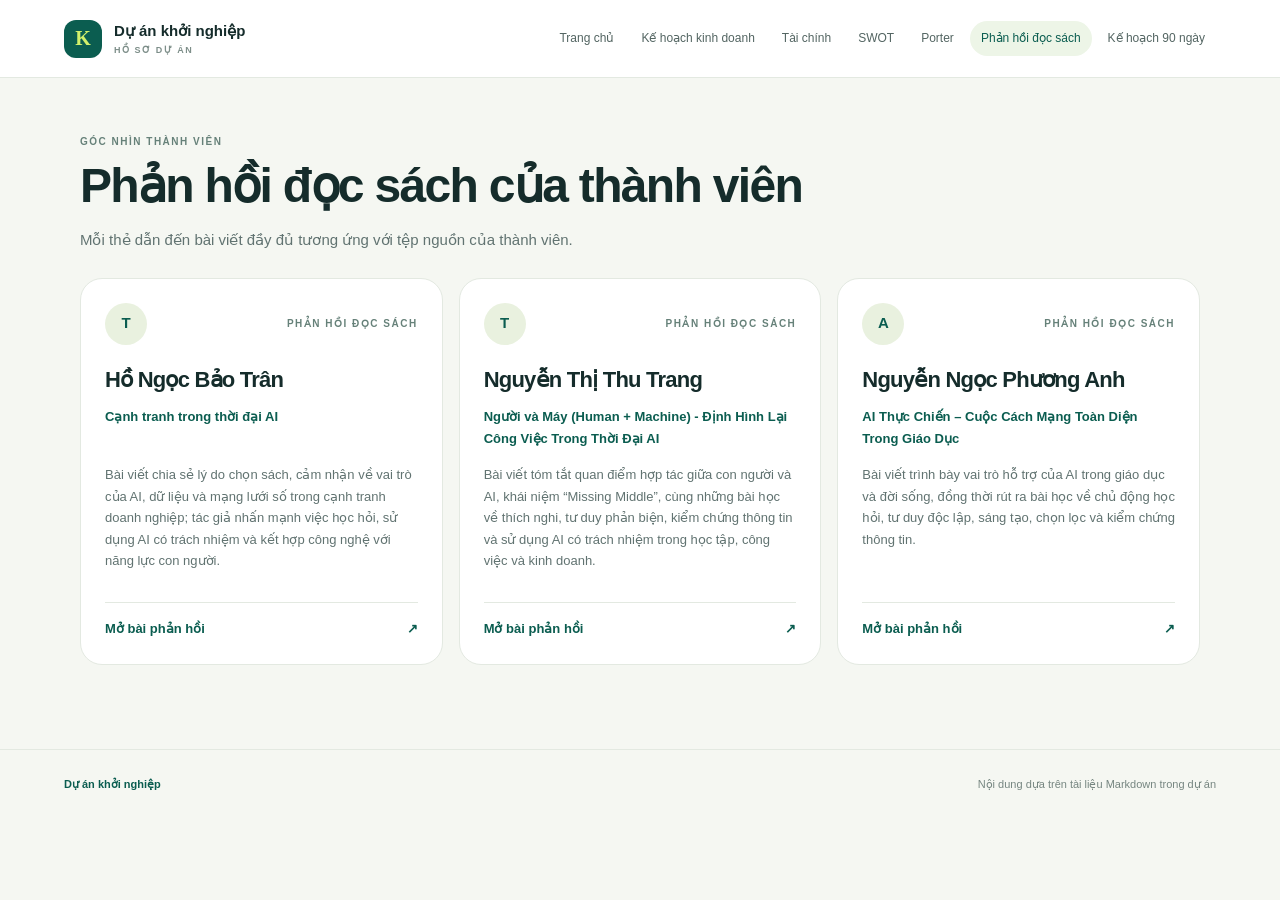
<file: reflections.html>
<!doctype html><html lang="vi"><head><meta charset="utf-8"><meta name="viewport" content="width=device-width,initial-scale=1"><meta name="description" content="Tóm tắt riêng từng bài phản hồi đọc sách."><title>Phản hồi đọc sách của thành viên · Khởi nghiệp</title><link rel="stylesheet" href="style.css"></head><body><header class="topbar"><a class="brand" href="index.html"><span class="brand-mark">K</span><span>Dự án khởi nghiệp<small>HỒ SƠ DỰ ÁN</small></span></a><nav aria-label="Điều hướng chính"><a class="" href="index.html">Trang chủ</a><a class="" href="business-plan.html">Kế hoạch kinh doanh</a><a class="" href="financial-analysis.html">Tài chính</a><a class="" href="swot.html">SWOT</a><a class="" href="five-forces.html">Porter</a><a class="active" href="reflections.html">Phản hồi đọc sách</a><a class="" href="action-plan.html">Kế hoạch 90 ngày</a></nav></header><main><div class="eyebrow">GÓC NHÌN THÀNH VIÊN</div><h1>Phản hồi đọc sách của thành viên</h1><p class="lede">Mỗi thẻ dẫn đến bài viết đầy đủ tương ứng với tệp nguồn của thành viên.</p><div class="grid reflection-grid"><article class="reflection-card"><div class="reflection-top"><span class="initial">T</span><span class="tag">PHẢN HỒI ĐỌC SÁCH</span></div><h2>Hồ Ngọc Bảo Trân</h2><p class="book">Cạnh tranh trong thời đại AI</p><p>Bài viết chia sẻ lý do chọn sách, cảm nhận về vai trò của AI, dữ liệu và mạng lưới số trong cạnh tranh doanh nghiệp; tác giả nhấn mạnh việc học hỏi, sử dụng AI có trách nhiệm và kết hợp công nghệ với năng lực con người.</p><a class="text-link" href="reflection-bao-tran.html">Mở bài phản hồi <span>↗</span></a></article><article class="reflection-card"><div class="reflection-top"><span class="initial">T</span><span class="tag">PHẢN HỒI ĐỌC SÁCH</span></div><h2>Nguyễn Thị Thu Trang</h2><p class="book">Người và Máy (Human + Machine) - Định Hình Lại Công Việc Trong Thời Đại AI</p><p>Bài viết tóm tắt quan điểm hợp tác giữa con người và AI, khái niệm “Missing Middle”, cùng những bài học về thích nghi, tư duy phản biện, kiểm chứng thông tin và sử dụng AI có trách nhiệm trong học tập, công việc và kinh doanh.</p><a class="text-link" href="reflection-thu-trang.html">Mở bài phản hồi <span>↗</span></a></article><article class="reflection-card"><div class="reflection-top"><span class="initial">A</span><span class="tag">PHẢN HỒI ĐỌC SÁCH</span></div><h2>Nguyễn Ngọc Phương Anh</h2><p class="book">AI Thực Chiến – Cuộc Cách Mạng Toàn Diện Trong Giáo Dục</p><p>Bài viết trình bày vai trò hỗ trợ của AI trong giáo dục và đời sống, đồng thời rút ra bài học về chủ động học hỏi, tư duy độc lập, sáng tạo, chọn lọc và kiểm chứng thông tin.</p><a class="text-link" href="reflection-phuong-anh.html">Mở bài phản hồi <span>↗</span></a></article></div></main><footer><a href="index.html">Dự án khởi nghiệp</a><span>Nội dung dựa trên tài liệu Markdown trong dự án</span></footer></body></html>
</file>
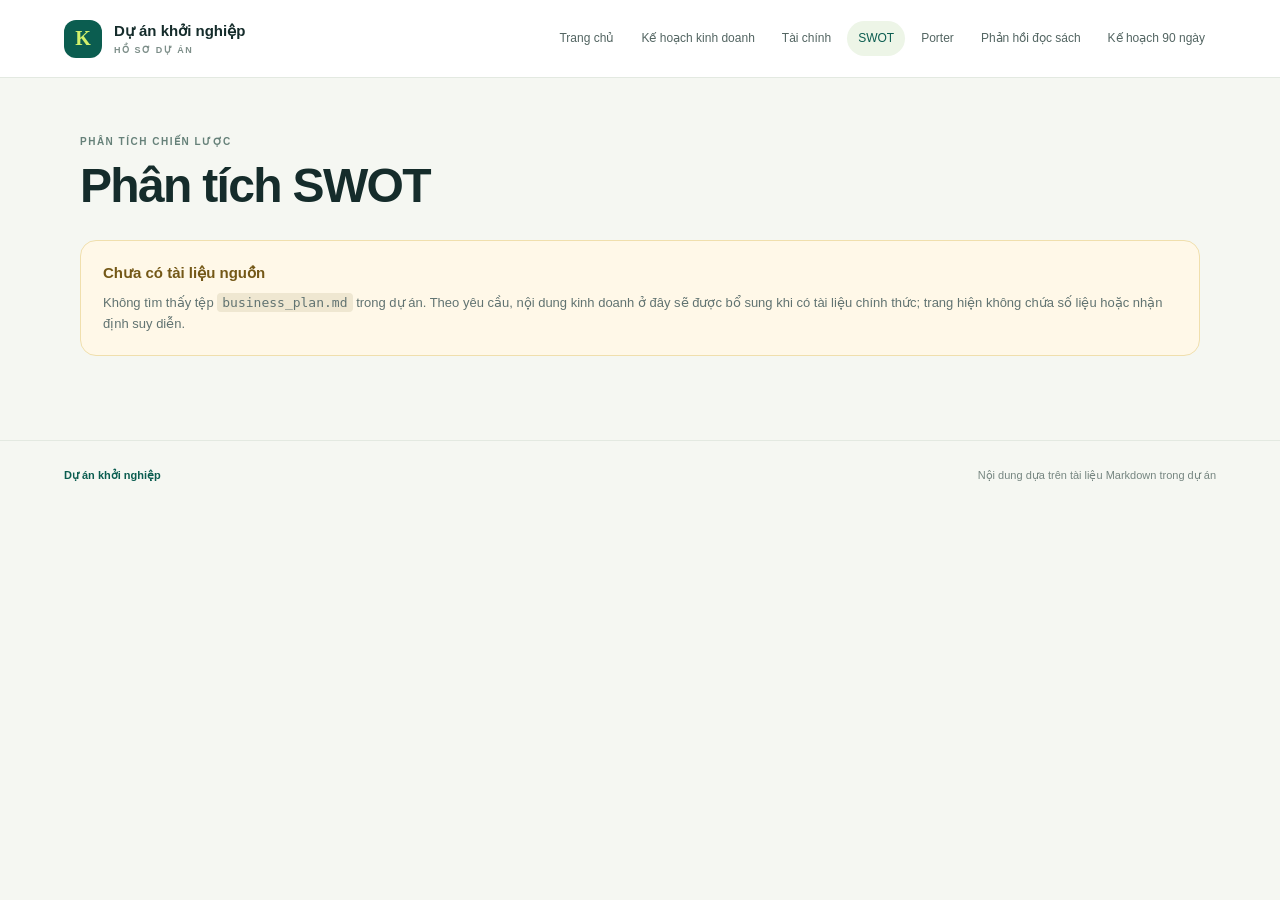
<file: swot.html>
<!doctype html><html lang="vi"><head><meta charset="utf-8"><meta name="viewport" content="width=device-width,initial-scale=1"><meta name="description" content="Phân tích điểm mạnh, điểm yếu, cơ hội và thách thức."><title>Phân tích SWOT · Khởi nghiệp</title><link rel="stylesheet" href="style.css"></head><body><header class="topbar"><a class="brand" href="index.html"><span class="brand-mark">K</span><span>Dự án khởi nghiệp<small>HỒ SƠ DỰ ÁN</small></span></a><nav aria-label="Điều hướng chính"><a class="" href="index.html">Trang chủ</a><a class="" href="business-plan.html">Kế hoạch kinh doanh</a><a class="" href="financial-analysis.html">Tài chính</a><a class="active" href="swot.html">SWOT</a><a class="" href="five-forces.html">Porter</a><a class="" href="reflections.html">Phản hồi đọc sách</a><a class="" href="action-plan.html">Kế hoạch 90 ngày</a></nav></header><main><div class="eyebrow">PHÂN TÍCH CHIẾN LƯỢC</div><h1>Phân tích SWOT</h1><aside class="notice"><strong>Chưa có tài liệu nguồn</strong><p>Không tìm thấy tệp <code>business_plan.md</code> trong dự án. Theo yêu cầu, nội dung kinh doanh ở đây sẽ được bổ sung khi có tài liệu chính thức; trang hiện không chứa số liệu hoặc nhận định suy diễn.</p></aside></main><footer><a href="index.html">Dự án khởi nghiệp</a><span>Nội dung dựa trên tài liệu Markdown trong dự án</span></footer></body></html>
</file>
<file: style.css>
:root{--ink:#152c2b;--muted:#617371;--paper:#f5f7f2;--white:#fff;--green:#0b5d50;--lime:#d2f06b;--line:#e3e9e1;--radius:22px}*{box-sizing:border-box}body{margin:0;background:var(--paper);color:var(--ink);font-family:'Segoe UI',Arial,sans-serif;font-size:15px;line-height:1.65}.topbar{height:auto;min-height:78px;padding:12px max(5vw,24px);display:flex;align-items:center;justify-content:space-between;gap:24px;background:#fff;border-bottom:1px solid var(--line)}.brand{display:flex;align-items:center;gap:12px;text-decoration:none;color:var(--ink);font-weight:700;line-height:1.2}.brand small{display:block;font-size:9px;letter-spacing:.17em;color:#7d8e89;margin-top:5px}.brand-mark{display:grid;place-items:center;width:38px;height:38px;border-radius:12px;background:var(--green);color:var(--lime);font:800 20px 'Segoe UI'}.topbar nav{display:flex;justify-content:flex-end;gap:5px;flex-wrap:wrap}.topbar nav a{font-size:12px;text-decoration:none;color:#536562;padding:8px 11px;border-radius:20px}.topbar nav a:hover,.topbar nav a.active{color:var(--green);background:#edf5e7}main{width:min(1120px,90vw);margin:56px auto 84px}h1,h2,h3{font-family:'Segoe UI',Arial,sans-serif;line-height:1.2;letter-spacing:-.035em}h1{font-size:clamp(32px,4vw,48px);margin:6px 0 26px}h2{font-size:clamp(24px,3vw,34px)}p{color:var(--muted)}.eyebrow,.tile-kicker,.tag{font-size:10px;letter-spacing:.15em;font-weight:700;color:#668179}.hero{min-height:410px;border-radius:30px;background:var(--green);color:white;padding:60px;position:relative;overflow:hidden;display:flex;align-items:center}.hero>div:first-child{max-width:520px;position:relative;z-index:1}.hero h2{font-size:clamp(38px,5vw,62px);margin:16px 0;color:white}.hero h2 em{font-style:normal;color:var(--lime)}.hero p{color:#d4e2dc;max-width:400px}.light{color:#b9d486}.button{display:inline-flex;gap:26px;align-items:center;margin-top:18px;background:var(--lime);color:var(--ink);border-radius:28px;padding:12px 18px;text-decoration:none;font-weight:700;font-size:13px}.hero-art{position:absolute;right:5%;top:9%;width:340px;height:340px}.orb{position:absolute;inset:55px;border-radius:50%;background:radial-gradient(circle at 35% 30%,#e0f982,#9ac545 48%,#407f56 78%);box-shadow:0 25px 80px #001d1a77}.orbit{position:absolute;border:1px solid #ffffff4a;border-radius:50%;inset:25px;transform:rotate(-28deg) scaleY(.47)}.orbit-b{inset:4px;transform:rotate(48deg) scaleY(.58)}.art-label{position:absolute;bottom:17px;right:0;background:#fff;color:var(--green);padding:13px 18px;border-radius:14px;font-size:9px;letter-spacing:.14em;line-height:1.7;box-shadow:0 8px 24px #003b3244}.art-label b{font-size:12px}.section-head{display:flex;justify-content:space-between;align-items:end;margin:62px 0 22px}.section-head h2{margin:5px 0}.section-head>p{max-width:320px;font-size:13px}.grid{display:grid;gap:16px}.tiles{grid-template-columns:repeat(3,1fr)}.tile,.reflection-card,.force-card{background:#fff;border:1px solid var(--line);border-radius:var(--radius);padding:25px;text-decoration:none;color:inherit;transition:transform .2s,box-shadow .2s}.tile:hover,.reflection-card:hover{transform:translateY(-3px);box-shadow:0 15px 35px #173f3010}.tile-feature{background:#e9f1df}.tile-icon{display:grid;place-items:center;width:40px;height:40px;border-radius:13px;background:#eff5e9;color:var(--green);font-size:21px;margin-bottom:25px}.tile-feature .tile-icon{background:var(--green);color:var(--lime)}.tile-kicker{font-size:9px}.tile h3{font-size:21px;margin:9px 0}.tile p,.reflection-card p{font-size:13px}.tile>b{font-size:12px;color:var(--green);display:flex;justify-content:space-between;margin-top:18px}.notice{margin-top:26px;padding:20px 22px;background:#fff8e8;border:1px solid #f0dfad;border-radius:16px}.notice strong{color:#745817}.notice p{margin:6px 0 0;font-size:13px}.notice code{background:#efe7d1;padding:2px 5px;border-radius:4px}.force-grid{grid-template-columns:repeat(2,1fr);margin-top:24px}.force-card{position:relative;min-height:180px}.force-card h2{font-size:20px;max-width:80%}.force-num{display:grid;place-items:center;width:36px;height:36px;background:#edf5e7;color:var(--green);border-radius:50%;font-weight:700}.force-card p{font-size:13px}.lede{max-width:660px;margin-top:-12px;margin-bottom:25px}.reflection-grid{grid-template-columns:repeat(3,1fr)}.reflection-card{padding:24px}.reflection-top{display:flex;align-items:center;justify-content:space-between;margin-bottom:22px}.initial{display:grid;place-items:center;width:42px;height:42px;border-radius:50%;background:#e9f1df;color:var(--green);font-weight:800}.reflection-card h2{font-size:22px;margin:0}.reflection-card .book{color:var(--green);font-weight:600;min-height:45px}.reflection-card>p:not(.book){min-height:125px}.text-link,.back-link{color:var(--green);font-weight:700;text-decoration:none;font-size:13px}.text-link{display:flex;justify-content:space-between;border-top:1px solid var(--line);padding-top:15px}.article-head{border-left:4px solid var(--green);padding:10px 24px;margin-bottom:35px}.article-head h2{font-size:27px;margin:9px 0}.prose{max-width:790px;background:#fff;border:1px solid var(--line);padding:clamp(24px,5vw,54px);border-radius:var(--radius)}.prose h2{font-size:25px;margin:32px 0 12px}.prose h3{font-size:19px;margin:27px 0 10px}.prose p,.prose li{font-size:15px;line-height:1.85;color:#455b57}.prose ul{padding-left:24px}footer{border-top:1px solid var(--line);padding:25px 5vw;display:flex;justify-content:space-between;color:#768681;font-size:11px}footer a{color:var(--green);text-decoration:none;font-weight:700}@media(max-width:900px){.topbar{align-items:flex-start;flex-direction:column}.topbar nav{justify-content:flex-start}.tiles{grid-template-columns:repeat(2,1fr)}.reflection-grid{grid-template-columns:repeat(2,1fr)}.hero-art{right:-8%;opacity:.58}}@media(max-width:600px){main{width:min(100% - 32px,540px);margin:30px auto 55px}.topbar{padding:14px 16px}.topbar nav{gap:1px}.topbar nav a{font-size:11px;padding:6px 8px}.hero{min-height:420px;padding:32px 25px;align-items:flex-start}.hero>div:first-child{margin-top:10px}.hero-art{width:230px;height:230px;top:auto;bottom:-32px;right:-45px;opacity:.48}.orb{inset:40px}.orbit{inset:20px}.orbit-b{inset:3px}.art-label{font-size:8px}.tiles,.reflection-grid,.force-grid{grid-template-columns:1fr}.tile{padding:22px}.reflection-card>p:not(.book){min-height:0}.section-head{display:block;margin:44px 0 18px}.section-head>p{margin-bottom:0}.prose{padding:22px 20px}.prose p,.prose li{font-size:14px}footer{display:block}footer span{display:block;margin-top:4px}}
</file>
